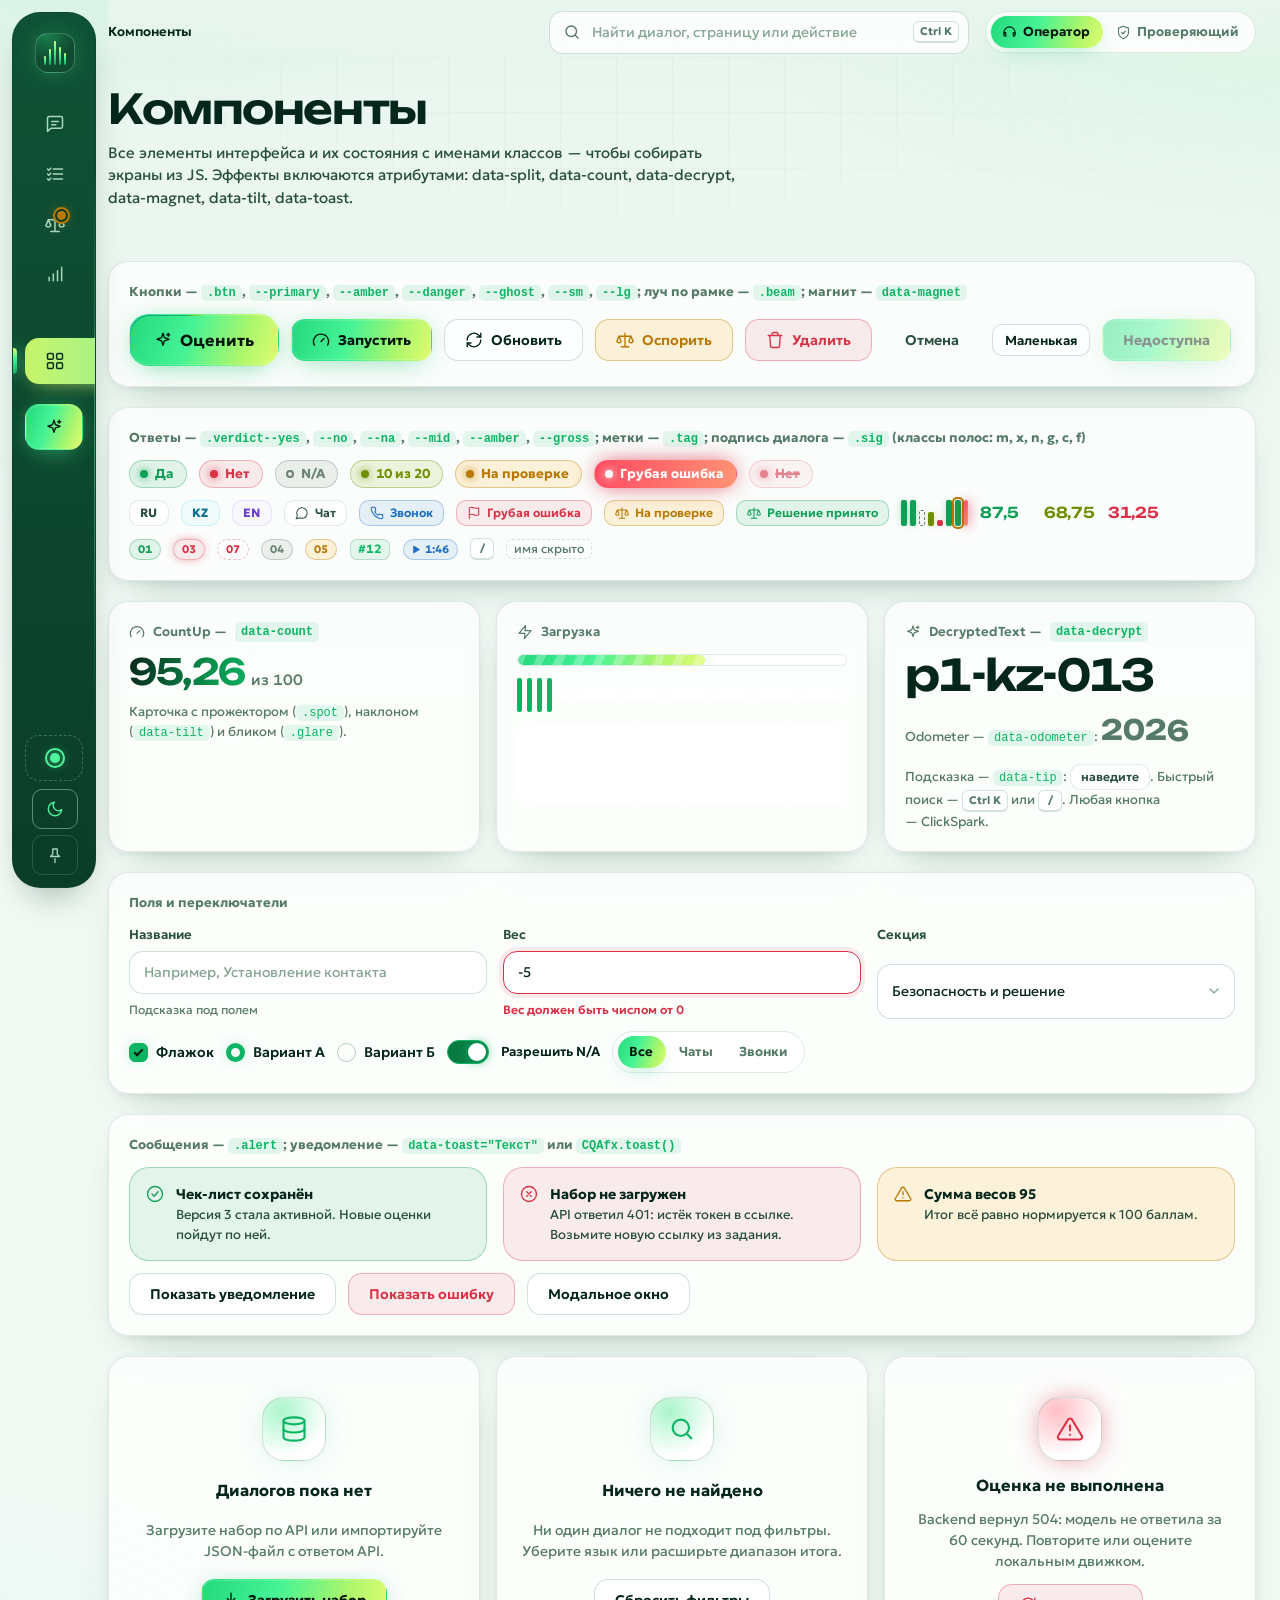
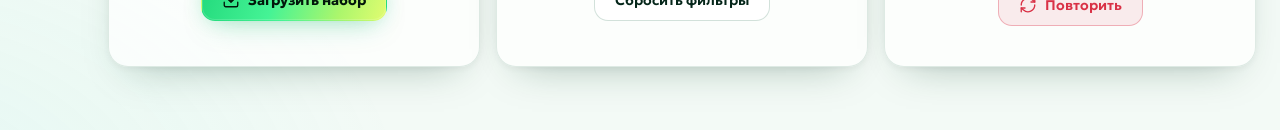
<file: frontend/ui-kit.html>
<!doctype html>
<html lang="ru">
<head>
  <meta charset="utf-8">
  <meta name="viewport" content="width=device-width, initial-scale=1">
  <meta name="theme-color" content="#F3FAF6">
  <link rel="icon" href="data:image/svg+xml,%3Csvg xmlns='http://www.w3.org/2000/svg' viewBox='0 0 32 32'%3E%3Crect width='32' height='32' rx='9' fill='%230B2D1F'/%3E%3Cg fill='%2345F395'%3E%3Crect x='6' y='17' width='3' height='8' rx='1.5'/%3E%3Crect x='11' y='11' width='3' height='14' rx='1.5'/%3E%3Crect x='16' y='6' width='3' height='19' rx='1.5'/%3E%3Crect x='21' y='12' width='3' height='13' rx='1.5'/%3E%3C/g%3E%3C/svg%3E">
  <title>Компоненты · 2MP</title>
  <script src="js/fx/boot.js"></script>
  <link rel="preconnect" href="https://fonts.googleapis.com">
  <link rel="preconnect" href="https://fonts.gstatic.com" crossorigin>
  <noscript><link rel="stylesheet" href="https://fonts.googleapis.com/css2?family=Geologica:wght@300..800&family=Unbounded:wght@500..800&display=swap"></noscript>
  <link rel="stylesheet" href="css/tokens.css">
  <link rel="stylesheet" href="css/base.css">
  <link rel="stylesheet" href="css/components.css">
  <link rel="stylesheet" href="css/views.css">
  <link rel="stylesheet" href="css/fx.css">
</head>
<body>
  <!-- Иконки (inline-спрайт, чтобы работать и с file://). Использование: <svg class="icon"><use href="#i-check"/></svg> -->
  <svg xmlns="http://www.w3.org/2000/svg" style="display:none" aria-hidden="true">
    <symbol id="i-logo" viewBox="0 0 24 24"><path d="M21 12a8.5 8.5 0 0 1-12.4 7.6L3.5 21l1.4-4.9A8.5 8.5 0 1 1 21 12Z"/><path d="m8.6 12.2 2.4 2.4 4.6-5"/></symbol>
    <symbol id="i-list" viewBox="0 0 24 24"><path d="M21 15a2 2 0 0 1-2 2H7l-4 4V5a2 2 0 0 1 2-2h14a2 2 0 0 1 2 2z"/><path d="M8 9h8M8 13h5"/></symbol>
    <symbol id="i-gauge" viewBox="0 0 24 24"><path d="m12 14 4-4"/><path d="M3.3 19a10 10 0 1 1 17.4 0"/></symbol>
    <symbol id="i-checklist" viewBox="0 0 24 24"><path d="M10 6h11M10 12h11M10 18h11"/><path d="m3 6 1.5 1.5L7 5M3 12l1.5 1.5L7 11M3 18l1.5 1.5L7 17"/></symbol>
    <symbol id="i-scale" viewBox="0 0 24 24"><path d="M12 3v18M7 21h10M4 7h16"/><path d="m4 7-3 7a3.5 3.5 0 0 0 6 0L4 7ZM20 7l-3 7a3.5 3.5 0 0 0 6 0l-3-7Z"/></symbol>
    <symbol id="i-chat" viewBox="0 0 24 24"><path d="M7.9 20A9 9 0 1 0 4 16.1L2 22z"/></symbol>
    <symbol id="i-phone" viewBox="0 0 24 24"><path d="M22 16.9v3a2 2 0 0 1-2.2 2 19.8 19.8 0 0 1-8.6-3.1 19.5 19.5 0 0 1-6-6A19.8 19.8 0 0 1 2.1 4.2 2 2 0 0 1 4.1 2h3a2 2 0 0 1 2 1.7c.1.9.4 1.8.7 2.7a2 2 0 0 1-.5 2.1L8 9.8a16 16 0 0 0 6 6l1.3-1.3a2 2 0 0 1 2.1-.4c.9.3 1.8.6 2.7.7a2 2 0 0 1 1.7 2z"/></symbol>
    <symbol id="i-search" viewBox="0 0 24 24"><circle cx="11" cy="11" r="7"/><path d="m20 20-3.5-3.5"/></symbol>
    <symbol id="i-chevron-right" viewBox="0 0 24 24"><path d="m9 18 6-6-6-6"/></symbol>
    <symbol id="i-chevron-left" viewBox="0 0 24 24"><path d="m15 18-6-6 6-6"/></symbol>
    <symbol id="i-sort" viewBox="0 0 24 24"><path d="m7 15 5 5 5-5M7 9l5-5 5 5"/></symbol>
    <symbol id="i-sort-down" viewBox="0 0 24 24"><path d="M12 5v14M6 13l6 6 6-6"/></symbol>
    <symbol id="i-alert" viewBox="0 0 24 24"><path d="M10.3 3.9 1.8 18a2 2 0 0 0 1.7 3h17a2 2 0 0 0 1.7-3L13.7 3.9a2 2 0 0 0-3.4 0z"/><path d="M12 9v4M12 17h.01"/></symbol>
    <symbol id="i-flag" viewBox="0 0 24 24"><path d="M4 15s1-1 4-1 5 2 8 2 4-1 4-1V3s-1 1-4 1-5-2-8-2-4 1-4 1z"/><path d="M4 22v-7"/></symbol>
    <symbol id="i-check" viewBox="0 0 24 24"><path d="M20 6 9 17l-5-5"/></symbol>
    <symbol id="i-check-circle" viewBox="0 0 24 24"><circle cx="12" cy="12" r="10"/><path d="m8 12 3 3 5-6"/></symbol>
    <symbol id="i-x" viewBox="0 0 24 24"><path d="M18 6 6 18M6 6l12 12"/></symbol>
    <symbol id="i-x-circle" viewBox="0 0 24 24"><circle cx="12" cy="12" r="10"/><path d="m15 9-6 6M9 9l6 6"/></symbol>
    <symbol id="i-refresh" viewBox="0 0 24 24"><path d="M3 12a9 9 0 0 1 15-6.7L21 8"/><path d="M21 3v5h-5"/><path d="M21 12a9 9 0 0 1-15 6.7L3 16"/><path d="M3 21v-5h5"/></symbol>
    <symbol id="i-upload" viewBox="0 0 24 24"><path d="M21 15v4a2 2 0 0 1-2 2H5a2 2 0 0 1-2-2v-4"/><path d="m17 8-5-5-5 5M12 3v12"/></symbol>
    <symbol id="i-download" viewBox="0 0 24 24"><path d="M21 15v4a2 2 0 0 1-2 2H5a2 2 0 0 1-2-2v-4"/><path d="m7 10 5 5 5-5M12 15V3"/></symbol>
    <symbol id="i-play" viewBox="0 0 24 24"><path d="M7 4.5v15a1 1 0 0 0 1.5.9l12-7.5a1 1 0 0 0 0-1.8l-12-7.5A1 1 0 0 0 7 4.5Z"/></symbol>
    <symbol id="i-pause" viewBox="0 0 24 24"><rect x="6" y="4" width="4" height="16" rx="1"/><rect x="14" y="4" width="4" height="16" rx="1"/></symbol>
    <symbol id="i-stop" viewBox="0 0 24 24"><rect x="6" y="6" width="12" height="12" rx="2"/></symbol>
    <symbol id="i-grip" viewBox="0 0 24 24"><circle cx="9" cy="6" r="1"/><circle cx="15" cy="6" r="1"/><circle cx="9" cy="12" r="1"/><circle cx="15" cy="12" r="1"/><circle cx="9" cy="18" r="1"/><circle cx="15" cy="18" r="1"/></symbol>
    <symbol id="i-plus" viewBox="0 0 24 24"><path d="M12 5v14M5 12h14"/></symbol>
    <symbol id="i-save" viewBox="0 0 24 24"><path d="M19 21H5a2 2 0 0 1-2-2V5a2 2 0 0 1 2-2h11l5 5v11a2 2 0 0 1-2 2z"/><path d="M17 21v-8H7v8M7 3v5h8"/></symbol>
    <symbol id="i-trash" viewBox="0 0 24 24"><path d="M3 6h18M8 6V4a2 2 0 0 1 2-2h4a2 2 0 0 1 2 2v2m3 0-1 14a2 2 0 0 1-2 2H8a2 2 0 0 1-2-2L5 6"/></symbol>
    <symbol id="i-copy" viewBox="0 0 24 24"><rect x="9" y="9" width="13" height="13" rx="2"/><path d="M5 15H4a2 2 0 0 1-2-2V4a2 2 0 0 1 2-2h9a2 2 0 0 1 2 2v1"/></symbol>
    <symbol id="i-shield" viewBox="0 0 24 24"><path d="M12 22s8-4 8-10V5l-8-3-8 3v7c0 6 8 10 8 10z"/><path d="m9 12 2 2 4-4"/></symbol>
    <symbol id="i-user" viewBox="0 0 24 24"><circle cx="12" cy="8" r="4"/><path d="M4 21a8 8 0 0 1 16 0"/></symbol>
    <symbol id="i-headset" viewBox="0 0 24 24"><path d="M3 14v-2a9 9 0 0 1 18 0v2"/><path d="M21 16a2 2 0 0 1-2 2h-1v-6h1a2 2 0 0 1 2 2zM3 16a2 2 0 0 0 2 2h1v-6H5a2 2 0 0 0-2 2z"/></symbol>
    <symbol id="i-bot" viewBox="0 0 24 24"><rect x="4" y="8" width="16" height="12" rx="3"/><path d="M12 4v4M9 13h.01M15 13h.01"/></symbol>
    <symbol id="i-info" viewBox="0 0 24 24"><circle cx="12" cy="12" r="10"/><path d="M12 16v-4M12 8h.01"/></symbol>
    <symbol id="i-clock" viewBox="0 0 24 24"><circle cx="12" cy="12" r="10"/><path d="M12 6v6l4 2"/></symbol>
    <symbol id="i-mic" viewBox="0 0 24 24"><rect x="9" y="2" width="6" height="12" rx="3"/><path d="M19 10a7 7 0 0 1-14 0M12 17v5"/></symbol>
    <symbol id="i-link" viewBox="0 0 24 24"><path d="M10 13a5 5 0 0 0 7.5.5l3-3a5 5 0 0 0-7-7l-1.7 1.7"/><path d="M14 11a5 5 0 0 0-7.5-.5l-3 3a5 5 0 0 0 7 7l1.7-1.7"/></symbol>
    <symbol id="i-database" viewBox="0 0 24 24"><ellipse cx="12" cy="5" rx="9" ry="3"/><path d="M3 5v14c0 1.7 4 3 9 3s9-1.3 9-3V5"/><path d="M3 12c0 1.7 4 3 9 3s9-1.3 9-3"/></symbol>
    <symbol id="i-cpu" viewBox="0 0 24 24"><rect x="5" y="5" width="14" height="14" rx="2"/><path d="M9 9h6v6H9zM9 2v3M15 2v3M9 19v3M15 19v3M2 9h3M2 15h3M19 9h3M19 15h3"/></symbol>
    <symbol id="i-cloud" viewBox="0 0 24 24"><path d="M17.5 19H8a5 5 0 1 1 1-9.9A6 6 0 0 1 20 11a4 4 0 0 1-2.5 8z"/></symbol>
    <symbol id="i-toggle" viewBox="0 0 24 24"><rect x="2" y="7" width="20" height="10" rx="5"/><circle cx="16" cy="12" r="3"/></symbol>
    <symbol id="i-bars" viewBox="0 0 24 24"><path d="M5 20v-4M10 20v-8M15 20V8M20 20V4"/></symbol>
    <symbol id="i-edit" viewBox="0 0 24 24"><path d="M12 20h9"/><path d="M16.5 3.5a2.1 2.1 0 0 1 3 3L7 19l-4 1 1-4z"/></symbol>
    <symbol id="i-arrow-right" viewBox="0 0 24 24"><path d="M5 12h14M13 6l6 6-6 6"/></symbol>
    <symbol id="i-external" viewBox="0 0 24 24"><path d="M15 3h6v6M10 14 21 3M18 13v6a2 2 0 0 1-2 2H5a2 2 0 0 1-2-2V8a2 2 0 0 1 2-2h6"/></symbol>
    <symbol id="i-lock" viewBox="0 0 24 24"><rect x="3" y="11" width="18" height="11" rx="2"/><path d="M7 11V7a5 5 0 0 1 10 0v4"/></symbol>
    <symbol id="i-file" viewBox="0 0 24 24"><path d="M14 2H6a2 2 0 0 0-2 2v16a2 2 0 0 0 2 2h12a2 2 0 0 0 2-2V8z"/><path d="M14 2v6h6M9 13h6M9 17h4"/></symbol>
    <symbol id="i-history" viewBox="0 0 24 24"><path d="M3 12a9 9 0 1 0 3-6.7L3 8"/><path d="M3 3v5h5M12 7v5l3 2"/></symbol>
    <symbol id="i-message" viewBox="0 0 24 24"><path d="M21 15a2 2 0 0 1-2 2H7l-4 4V5a2 2 0 0 1 2-2h14a2 2 0 0 1 2 2z"/></symbol>
    <symbol id="i-layers" viewBox="0 0 24 24"><path d="m12 2 10 5-10 5L2 7z"/><path d="m2 17 10 5 10-5M2 12l10 5 10-5"/></symbol>
    <symbol id="i-volume" viewBox="0 0 24 24"><path d="M11 5 6 9H2v6h4l5 4z"/><path d="M15.5 8.5a5 5 0 0 1 0 7M19 5a10 10 0 0 1 0 14"/></symbol>
    <symbol id="i-sun" viewBox="0 0 24 24"><circle cx="12" cy="12" r="4"/><path d="M12 2v2M12 20v2M4.9 4.9l1.4 1.4M17.7 17.7l1.4 1.4M2 12h2M20 12h2M4.9 19.1l1.4-1.4M17.7 6.3l1.4-1.4"/></symbol>
    <symbol id="i-moon" viewBox="0 0 24 24"><path d="M21 12.8A9 9 0 1 1 11.2 3a7 7 0 0 0 9.8 9.8z"/></symbol>
    <symbol id="i-pin" viewBox="0 0 24 24"><path d="M12 17v5M9 10.8V4h6v6.8l3 3.2H6z"/></symbol>
    <symbol id="i-sparkles" viewBox="0 0 24 24"><path d="m12 3 1.9 5.8L20 11l-6.1 2.2L12 19l-1.9-5.8L4 11l6.1-2.2z"/><path d="M19 3v4M17 5h4"/></symbol>
    <symbol id="i-zap" viewBox="0 0 24 24"><path d="M13 2 3 14h9l-1 8 10-12h-9z"/></symbol>
    <symbol id="i-grid" viewBox="0 0 24 24"><rect x="3" y="3" width="7" height="7" rx="1.5"/><rect x="14" y="3" width="7" height="7" rx="1.5"/><rect x="3" y="14" width="7" height="7" rx="1.5"/><rect x="14" y="14" width="7" height="7" rx="1.5"/></symbol>
    <symbol id="i-globe" viewBox="0 0 24 24"><circle cx="12" cy="12" r="10"/><path d="M2 12h20M12 2a15 15 0 0 1 0 20M12 2a15 15 0 0 0 0 20"/></symbol>
    <symbol id="i-trend" viewBox="0 0 24 24"><path d="m22 17-8.5-8.5-5 5L2 7"/><path d="M16 17h6v-6"/></symbol>
  </svg>
  <div class="aurora" aria-hidden="true"><canvas class="aurora__canvas"></canvas><div class="aurora__fallback"></div></div>
  <div class="scroll-progress" aria-hidden="true"></div>

<div class="app" id="cqa-app">
  <aside class="rail" aria-label="Навигация">
    <a class="rail__brand" href="index.html" aria-label="2MP, на главную">
      <span class="logo-bars" aria-hidden="true"><i></i><i></i><i></i><i></i><i></i></span>
      <span class="rail__brand-text rail__label"><b>2MP</b><small>Freedom Broker</small></span>
    </a>
    <nav class="rail__nav" aria-label="Разделы">
      <a class="rail__link" href="index.html" style="--i:0"><svg class="icon"><use href="#i-list"/></svg><span class="rail__label">Диалоги</span><span class="rail__meta">65</span></a>
      <a class="rail__link" href="checklist.html" style="--i:1"><svg class="icon"><use href="#i-checklist"/></svg><span class="rail__label">Чек-листы</span><span class="rail__meta">v2</span></a>
      <a class="rail__link" href="appeals.html" style="--i:2"><svg class="icon"><use href="#i-scale"/></svg><span class="rail__dot" aria-hidden="true"></span><span class="rail__label">Апелляции</span><span class="rail__meta rail__meta--amber">3</span></a>
      <a class="rail__link" href="analytics.html" style="--i:3"><svg class="icon"><use href="#i-bars"/></svg><span class="rail__label">Аналитика</span></a>
      <p class="rail__section">Для разработки</p>
      <a class="rail__link is-active" aria-current="page" href="ui-kit.html" style="--i:4"><svg class="icon"><use href="#i-grid"/></svg><span class="rail__label">Компоненты</span></a>
    </nav>
    <div class="rail__cta"><a class="btn btn--primary" href="run.html"><svg class="icon"><use href="#i-sparkles"/></svg><span class="rail__label">Новая оценка</span></a></div>
    <div class="rail__foot">
      <div class="rail__dataset"><span class="live-dot" aria-hidden="true"></span><span class="rail__label"><b>Набор DEV</b><small>65 диалогов загружено</small></span></div>
      <div class="rail__tools">
        <button class="rail__tool" type="button" data-theme-toggle aria-label="Сменить тему" aria-pressed="false"><svg class="icon i-sun"><use href="#i-sun"/></svg><svg class="icon i-moon"><use href="#i-moon"/></svg></button>
        <button class="rail__tool" type="button" data-rail-pin aria-label="Закрепить панель" aria-pressed="false"><svg class="icon"><use href="#i-pin"/></svg></button>
      </div>
    </div>
  </aside>
  <div class="main">
    <header class="cmdbar">
      <nav class="cmdbar__crumbs" aria-label="Путь"><span aria-current="page">Компоненты</span></nav>
      <label class="search cmdbar__search"><span class="sr-only">Быстрый поиск</span><svg class="icon"><use href="#i-search"/></svg><input class="input" type="search" placeholder="Найти диалог, страницу или действие" data-palette-open readonly><span class="kbd">Ctrl K</span></label>
      <div class="seg" role="group" aria-label="Роль" data-static>
        <a class="seg__item is-active" aria-pressed="true" href="index.html"><svg class="icon"><use href="#i-headset"/></svg>Оператор</a>
        <a class="seg__item" aria-pressed="false" href="appeals.html"><svg class="icon"><use href="#i-shield"/></svg>Проверяющий</a>
      </div>
    </header>
    <main class="page kit">
      <header class="hero">
        <div class="hero__text">
          <h1 class="display" data-split>Компоненты</h1>
          <p class="lead" style="--i:1">Все элементы интерфейса и их состояния с именами классов — чтобы собирать экраны из JS. Эффекты включаются атрибутами: data-split, data-count, data-decrypt, data-magnet, data-tilt, data-toast.</p>
        </div>
      </header>

      <section class="card kit__block" data-reveal>
        <span class="kit__label">Кнопки — <code>.btn</code>, <code>--primary</code>, <code>--amber</code>, <code>--danger</code>, <code>--ghost</code>, <code>--sm</code>, <code>--lg</code>; луч по рамке — <code>.beam</code>; магнит — <code>data-magnet</code></span>
        <div class="kit__row">
          <button class="btn btn--primary btn--lg beam" type="button" data-magnet="0.3"><svg class="icon"><use href="#i-sparkles"/></svg>Оценить</button>
          <button class="btn btn--primary" type="button"><svg class="icon"><use href="#i-gauge"/></svg>Запустить</button>
          <button class="btn" type="button"><svg class="icon"><use href="#i-refresh"/></svg>Обновить</button>
          <button class="btn btn--amber" type="button"><svg class="icon"><use href="#i-scale"/></svg>Оспорить</button>
          <button class="btn btn--danger" type="button"><svg class="icon"><use href="#i-trash"/></svg>Удалить</button>
          <button class="btn btn--ghost" type="button">Отмена</button>
          <button class="btn btn--sm" type="button">Маленькая</button>
          <button class="btn btn--primary" type="button" disabled>Недоступна</button>
        </div>
      </section>

      <section class="card kit__block" data-reveal>
        <span class="kit__label">Ответы — <code>.verdict--yes</code>, <code>--no</code>, <code>--na</code>, <code>--mid</code>, <code>--amber</code>, <code>--gross</code>; метки — <code>.tag</code>; подпись диалога — <code>.sig</code> (классы полос: m, x, n, g, c, f)</span>
        <div class="kit__row">
          <span class="verdict verdict--yes">Да</span><span class="verdict verdict--no">Нет</span><span class="verdict verdict--na">N/A</span><span class="verdict verdict--mid">10 из 20</span><span class="verdict verdict--amber">На проверке</span><span class="verdict verdict--gross">Грубая ошибка</span><span class="verdict verdict--no is-struck">Нет</span>
        </div>
        <div class="kit__row">
          <span class="tag tag--lang">RU</span><span class="tag tag--lang tag--kz">KZ</span><span class="tag tag--lang tag--en">EN</span>
          <span class="tag"><svg class="icon"><use href="#i-chat"/></svg>Чат</span><span class="tag tag--call"><svg class="icon"><use href="#i-phone"/></svg>Звонок</span>
          <span class="tag tag--bad"><svg class="icon"><use href="#i-flag"/></svg>Грубая ошибка</span><span class="tag tag--amber"><svg class="icon"><use href="#i-scale"/></svg>На проверке</span><span class="tag tag--ok"><svg class="icon"><use href="#i-scale"/></svg>Решение принято</span>
          <span class="sig" role="img" aria-label="Пример подписи"><i style="--i:0"></i><i style="--i:1"></i><i class="n" style="--i:2"></i><i class="m" style="--i:3"></i><i class="x" style="--i:4"></i><i style="--i:5"></i><i class="c" style="--i:6"></i><i class="g" style="--i:7"></i></span>
          <span class="score score--ok"><span class="score__value">87,5</span></span><span class="score score--mid"><span class="score__value">68,75</span></span><span class="score score--bad"><span class="score__value">31,25</span></span>
        </div>
        <div class="kit__row">
          <span class="mark mark--support">01</span><span class="mark mark--violation">03</span><span class="mark mark--expected">07</span><span class="mark mark--context">04</span><span class="mark mark--appeal">05</span>
          <a class="turn-ref" href="#">#12</a><span class="play-chip"><svg class="icon"><use href="#i-play"/></svg>1:46</span><span class="kbd">/</span><span class="masked">имя скрыто</span>
        </div>
      </section>

      <section class="kit__grid">
        <article class="card spot tile" data-tilt="6" data-reveal>
          <span class="glare" aria-hidden="true"></span>
          <span class="tile__label"><svg class="icon"><use href="#i-gauge"/></svg>CountUp — <code>data-count</code></span>
          <span class="tile__value"><span class="shiny" data-count="95.26">95,26</span><small>из 100</small></span>
          <p class="tile__note">Карточка с прожектором (<code>.spot</code>), наклоном (<code>data-tilt</code>) и бликом (<code>.glare</code>).</p>
        </article>
        <article class="card spot tile" data-reveal>
          <span class="tile__label"><svg class="icon"><use href="#i-zap"/></svg>Загрузка</span>
          <div class="progress"><div class="progress__fill" style="--p:57%"></div></div>
          <div class="row"><span class="bars-loader bars-loader--lg"><i></i><i></i><i></i><i></i></span><span class="skeleton skeleton--line" style="flex:1"></span></div>
          <span class="skeleton skeleton--block"></span>
        </article>
        <article class="card spot tile" data-reveal>
          <span class="tile__label"><svg class="icon"><use href="#i-sparkles"/></svg>DecryptedText — <code>data-decrypt</code></span>
          <span class="dlg-id" data-decrypt>p1-kz-013</span>
          <p class="tile__note">Odometer — <code>data-odometer</code>: <b style="font-family:var(--f-display);font-size:var(--fs-28)"><span data-odometer data-delay="400">2026</span></b></p>
          <p class="tile__note">Подсказка — <code>data-tip</code>: <span class="tag" data-tip="Так выглядит подсказка">наведите</span>. Быстрый поиск — <span class="kbd">Ctrl K</span> или <span class="kbd">/</span>. Любая кнопка — ClickSpark.</p>
        </article>
      </section>

      <section class="card kit__block" data-reveal>
        <span class="kit__label">Поля и переключатели</span>
        <div class="kit__grid">
          <div class="field"><label class="field__label" for="k1">Название</label><input class="input" id="k1" placeholder="Например, Установление контакта"><span class="field__hint">Подсказка под полем</span></div>
          <div class="field"><label class="field__label" for="k2">Вес</label><input class="input is-invalid" id="k2" value="-5"><span class="field__error">Вес должен быть числом от 0</span></div>
          <div class="field"><label class="field__label" for="k3">Секция</label><select class="select" id="k3"><option>Безопасность и решение</option></select></div>
        </div>
        <div class="kit__row">
          <label class="check"><input type="checkbox" checked>Флажок</label>
          <label class="check"><input type="radio" name="r" checked>Вариант А</label>
          <label class="check"><input type="radio" name="r">Вариант Б</label>
          <label class="switch"><input type="checkbox" checked>Разрешить N/A</label>
          <div class="seg"><button class="seg__item is-active" type="button" aria-pressed="true">Все</button><button class="seg__item" type="button" aria-pressed="false">Чаты</button><button class="seg__item" type="button" aria-pressed="false">Звонки</button></div>
        </div>
      </section>

      <section class="card kit__block" data-reveal>
        <span class="kit__label">Сообщения — <code>.alert</code>; уведомление — <code>data-toast="Текст"</code> или <code>CQAfx.toast()</code></span>
        <div class="kit__grid">
          <div class="alert alert--ok"><svg class="icon"><use href="#i-check-circle"/></svg><div><p class="alert__title">Чек-лист сохранён</p><p class="small">Версия 3 стала активной. Новые оценки пойдут по ней.</p></div></div>
          <div class="alert alert--bad"><svg class="icon"><use href="#i-x-circle"/></svg><div><p class="alert__title">Набор не загружен</p><p class="small">API ответил 401: истёк токен в ссылке. Возьмите новую ссылку из задания.</p></div></div>
          <div class="alert alert--amber"><svg class="icon"><use href="#i-alert"/></svg><div><p class="alert__title">Сумма весов 95</p><p class="small">Итог всё равно нормируется к 100 баллам.</p></div></div>
        </div>
        <div class="kit__row">
          <button class="btn" type="button" data-toast="Решение сохранено. Итог p1-ru-009 — 60">Показать уведомление</button>
          <button class="btn btn--danger" type="button" data-toast="Не удалось сохранить: добавьте причину решения" data-toast-kind="bad">Показать ошибку</button>
          <a class="btn" href="dialog.html#appeal-modal">Модальное окно</a>
        </div>
      </section>

      <section class="kit__grid">
        <div class="card state" data-reveal>
          <span class="state__icon float"><svg class="icon"><use href="#i-database"/></svg></span>
          <p class="state__title">Диалогов пока нет</p>
          <p class="state__text">Загрузите набор по API или импортируйте JSON-файл с ответом API.</p>
          <a class="btn btn--primary" href="run.html"><svg class="icon"><use href="#i-download"/></svg>Загрузить набор</a>
        </div>
        <div class="card state" data-reveal>
          <span class="state__icon float"><svg class="icon"><use href="#i-search"/></svg></span>
          <p class="state__title">Ничего не найдено</p>
          <p class="state__text">Ни один диалог не подходит под фильтры. Уберите язык или расширьте диапазон итога.</p>
          <button class="btn" type="button">Сбросить фильтры</button>
        </div>
        <div class="card state state--error" data-reveal>
          <span class="state__icon float"><svg class="icon"><use href="#i-alert"/></svg></span>
          <p class="state__title">Оценка не выполнена</p>
          <p class="state__text">Backend вернул 504: модель не ответила за 60 секунд. Повторите или оцените локальным движком.</p>
          <button class="btn btn--danger" type="button"><svg class="icon"><use href="#i-refresh"/></svg>Повторить</button>
        </div>
      </section>
    </main>
    <div class="modal palette" id="palette" role="dialog" aria-modal="true" aria-label="Быстрый поиск">
      <a class="modal__backdrop" href="#" data-close aria-label="Закрыть"></a>
      <div class="modal__dialog">
        <label class="palette__search"><svg class="icon icon--lg"><use href="#i-search"/></svg><span class="sr-only">Что найти</span><input type="text" placeholder="Диалог, страница или действие" data-palette-input autocomplete="off"><span class="kbd">Esc</span></label>
        <div class="palette__list" role="listbox">
          <p class="palette__group">Страницы</p>
          <a class="palette__item" href="index.html" role="option" data-keywords="главная список dialogs"><span class="avatar"><svg class="icon"><use href="#i-list"/></svg></span><span>Диалоги<small>65 диалогов, фильтры и итоги</small></span><span class="kbd">1</span></a>
          <a class="palette__item" href="analytics.html" role="option" data-keywords="аналитика анализ разговора звонок оценка запуск"><span class="avatar"><svg class="icon"><use href="#i-bars"/></svg></span><span>Аналитика<small>Анализ разговора и оценка диалогов</small></span><span class="kbd">4</span></a>
          <a class="palette__item" href="checklist.html" role="option" data-keywords="критерии веса конструктор"><span class="avatar"><svg class="icon"><use href="#i-checklist"/></svg></span><span>Чек-листы<small>Критерии, веса, шкалы и N/A</small></span><span class="kbd">2</span></a>
          <a class="palette__item" href="appeals.html" role="option" data-keywords="апелляции проверяющий решение"><span class="avatar"><svg class="icon"><use href="#i-scale"/></svg></span><span>Апелляции<small>3 ждут решения</small></span><span class="kbd">3</span></a>
          <p class="palette__group">Диалоги</p>
          <a class="palette__item" href="dialog.html" role="option" data-keywords="чат ru комиссия тариф"><span class="avatar avatar--operator"><svg class="icon"><use href="#i-chat"/></svg></span><span>p1-ru-003<small>Чат, RU — итог 87,5 после апелляции</small></span><span class="verdict verdict--yes">87,5</span></a>
          <a class="palette__item" href="call.html" role="option" data-keywords="звонок call ru поручение"><span class="avatar avatar--operator"><svg class="icon"><use href="#i-phone"/></svg></span><span>p4-ru-003<small>Звонок, RU — поручение в обработке</small></span><span class="verdict verdict--yes">95,26</span></a>
          <a class="palette__item" href="appeals.html" role="option" data-keywords="грубая ошибка вывод ограничение"><span class="avatar"><svg class="icon"><use href="#i-flag"/></svg></span><span>p1-ru-009<small>Чат, RU — грубая ошибка, апелляция</small></span><span class="verdict verdict--no">55</span></a>
          <a class="palette__item" href="appeals.html" role="option" data-keywords="en withdrawals blocked"><span class="avatar"><svg class="icon"><use href="#i-flag"/></svg></span><span>p1-en-014<small>Чат, EN — грубая ошибка, апелляция</small></span><span class="verdict verdict--no">35,29</span></a>
          <p class="palette__group">Действия</p>
          <a class="palette__item" href="run.html" role="option" data-keywords="оценить новые запустить"><span class="avatar avatar--operator"><svg class="icon"><use href="#i-sparkles"/></svg></span><span>Оценить новые диалоги<small>7 без оценки</small></span><span class="kbd">Enter</span></a>
          <a class="palette__item" href="checklist.html" role="option" data-keywords="новый критерий добавить заменить"><span class="avatar"><svg class="icon"><use href="#i-plus"/></svg></span><span>Добавить или заменить критерий<small>Открыть конструктор</small></span><span class="kbd">Enter</span></a>
          <a class="palette__item" href="ui-kit.html" role="option" data-keywords="компоненты ui kit"><span class="avatar"><svg class="icon"><use href="#i-grid"/></svg></span><span>Компоненты интерфейса<small>Классы и состояния для разработки</small></span><span class="kbd">Enter</span></a>
        </div>
        <p class="palette__empty" hidden>Ничего не найдено. Попробуйте ID диалога, например p1-ru-009.</p>
        <div class="palette__foot"><span><span class="kbd">↑</span><span class="kbd">↓</span>выбрать</span><span><span class="kbd">Enter</span>открыть</span><span><span class="kbd">Esc</span>закрыть</span></div>
      </div>
    </div>
  </div>
</div>
<script src="js/fx/aurora.js" defer></script>
<script src="js/fx/fx.js" defer></script>
</body>
</html>
</file>
<file: frontend/css/tokens.css>
/* =========================================================================
   CQA · дизайн-токены «Freedom Signal»
   Тёмная тема по умолчанию (язык бренда Freedom: глубокий изумрудный + яркий сигнальный зелёный).
   Светлая тема — [data-theme="light"] на <html>.
   Вся палитра, шрифты, радиусы и тени — только здесь.
   ========================================================================= */
:root {
  color-scheme: dark;

  /* --- Холст и стекло: светлее и зеленее, чем чистый «ночной» вариант --- */
  --bg: #0B2D1F;
  --bg-2: #0F3726;
  --glass: rgba(24, 82, 56, 0.55);
  --glass-2: rgba(30, 96, 66, 0.6);
  --glass-hi: rgba(46, 124, 88, 0.5);
  --glass-solid: #134531;
  --line: rgba(170, 255, 210, 0.15);
  --line-2: rgba(170, 255, 210, 0.23);
  --line-hi: rgba(170, 255, 210, 0.4);

  /* --- Текст --- */
  --ink: #F2FFF7;
  --ink-2: #C9EBD9;
  --ink-3: #97C6AE;
  --ink-4: #6B9A82;
  --ink-inv: #04200F;

  /* --- Сигнал бренда (ярче) --- */
  --signal: #45F395;
  --signal-2: #26DB7E;
  --signal-3: #12A95D;
  --lime: #E1FC70;
  --teal: #55EDD3;
  --signal-glow: rgba(69, 243, 149, 0.45);
  --signal-soft: rgba(69, 243, 149, 0.14);

  /* --- Статусы --- */
  --ok: #52F29C;      --ok-bg: rgba(82, 242, 156, 0.14);   --ok-line: rgba(82, 242, 156, 0.4);
  --bad: #FF6F7D;     --bad-bg: rgba(255, 111, 125, 0.15); --bad-line: rgba(255, 111, 125, 0.45);
  --mid: #D6F45E;     --mid-bg: rgba(214, 244, 94, 0.14);  --mid-line: rgba(214, 244, 94, 0.42);
  --na: #9DBCAC;      --na-bg: rgba(157, 188, 172, 0.15);  --na-line: rgba(157, 188, 172, 0.42);
  --amber: #FFCA5C;   --amber-bg: rgba(255, 202, 92, 0.15); --amber-line: rgba(255, 202, 92, 0.46);
  --info: #72C6FF;    --info-bg: rgba(114, 198, 255, 0.15); --info-line: rgba(114, 198, 255, 0.44);

  /* --- Роли в транскрипте --- */
  --bubble-client: rgba(242, 255, 247, 0.08);
  --bubble-client-line: rgba(242, 255, 247, 0.13);
  --bubble-operator: linear-gradient(135deg, rgba(69, 243, 149, 0.24), rgba(38, 219, 126, 0.1));
  --bubble-operator-line: rgba(69, 243, 149, 0.38);
  --bubble-bot: rgba(160, 180, 255, 0.08);
  --bubble-bot-line: rgba(160, 180, 255, 0.26);
  --bubble-bot-ink: #B7C3F0;

  /* --- Градиенты --- */
  --g-signal: linear-gradient(110deg, #22D97C 0%, #45F395 40%, #ABF66C 75%, #E1FC70 100%);
  --g-signal-v: linear-gradient(0deg, #12A95D 0%, #45F395 60%, #E1FC70 100%);
  --g-text: linear-gradient(100deg, #F2FFF7 0%, #A8FAC9 35%, #45F395 55%, #E1FC70 75%, #F2FFF7 100%);
  --g-amber: linear-gradient(110deg, #FFB83A 0%, #FFDA7A 100%);
  --g-bad: linear-gradient(110deg, #FF4A61 0%, #FF9475 100%);

  /* --- Аврора (WebGL) --- */
  --aurora-1: #1FA868;
  --aurora-2: #45F395;
  --aurora-3: #55EDD3;
  --aurora-4: #E1FC70;
  --aurora-opacity: 0.8;

  /* --- Типографика --- */
  --f-ui: "Geologica", "Segoe UI", system-ui, -apple-system, Roboto, Arial, sans-serif;
  --f-display: "Unbounded", "Geologica", "Segoe UI", system-ui, sans-serif;

  --fs-11: 0.6875rem;
  --fs-12: 0.75rem;
  --fs-13: 0.8125rem;
  --fs-14: 0.875rem;
  --fs-15: 0.9375rem;
  --fs-16: 1rem;
  --fs-18: 1.125rem;
  --fs-22: 1.375rem;
  --fs-28: 1.75rem;
  --fs-36: 2.25rem;
  --fs-48: 3rem;
  --fs-72: 4.5rem;

  /* --- Отступы --- */
  --s-1: 4px;
  --s-2: 8px;
  --s-3: 12px;
  --s-4: 16px;
  --s-5: 20px;
  --s-6: 24px;
  --s-8: 32px;
  --s-10: 40px;
  --s-12: 48px;
  --s-16: 64px;

  /* --- Радиусы (вложенные: внешний = внутренний + отступ) --- */
  --r-xs: 7px;
  --r-sm: 10px;
  --r-md: 14px;
  --r-lg: 20px;
  --r-xl: 28px;
  --r-pill: 999px;

  /* --- Тени и свечения (умеренный радиус размытия — дешевле в отрисовке) --- */
  --sh-1: 0 1px 0 rgba(255, 255, 255, 0.05) inset, 0 1px 2px rgba(0, 0, 0, 0.25);
  --sh-2: 0 1px 0 rgba(255, 255, 255, 0.07) inset, 0 14px 28px -16px rgba(0, 20, 10, 0.6), 0 2px 6px rgba(0, 20, 10, 0.2);
  --sh-3: 0 1px 0 rgba(255, 255, 255, 0.08) inset, 0 30px 60px -24px rgba(0, 20, 10, 0.7), 0 6px 16px rgba(0, 20, 10, 0.3);
  --sh-glow: 0 0 0 1px rgba(69, 243, 149, 0.35), 0 10px 32px -10px rgba(69, 243, 149, 0.55);
  --sh-focus: 0 0 0 2px var(--bg), 0 0 0 4px var(--signal);

  /* --- Каркас --- */
  --rail-w: 84px;
  --rail-w-open: 272px;
  --cmd-h: 64px;
  --page-max: 1520px;

  /* --- Движение --- */
  --ease-out: cubic-bezier(0.16, 1, 0.3, 1);
  --ease-in-out: cubic-bezier(0.65, 0, 0.35, 1);
  --ease-spring: cubic-bezier(0.34, 1.56, 0.64, 1);
  --t-fast: 160ms;
  --t-med: 280ms;
  --t-slow: 620ms;
}

/* =========================================================================
   Светлая тема
   ========================================================================= */
:root[data-theme="light"] {
  color-scheme: light;

  --bg: #F3FAF6;
  --bg-2: #E8F5EE;
  --glass: rgba(255, 255, 255, 0.7);
  --glass-2: rgba(255, 255, 255, 0.82);
  --glass-hi: rgba(255, 255, 255, 0.92);
  --glass-solid: #FFFFFF;
  --line: rgba(8, 92, 54, 0.12);
  --line-2: rgba(8, 92, 54, 0.18);
  --line-hi: rgba(8, 92, 54, 0.3);

  --ink: #05261A;
  --ink-2: #2A4F3E;
  --ink-3: #557A68;
  --ink-4: #86A595;
  --ink-inv: #FFFFFF;

  --signal: #0DB463;
  --signal-2: #0A9C55;
  --signal-3: #077A42;
  --lime: #9ED11C;
  --teal: #12A891;
  --signal-glow: rgba(13, 180, 99, 0.35);
  --signal-soft: rgba(13, 180, 99, 0.1);

  --ok: #0F9F55;      --ok-bg: rgba(15, 159, 85, 0.1);     --ok-line: rgba(15, 159, 85, 0.32);
  --bad: #D93146;     --bad-bg: rgba(217, 49, 70, 0.09);   --bad-line: rgba(217, 49, 70, 0.32);
  --mid: #6E8F00;     --mid-bg: rgba(130, 170, 0, 0.12);   --mid-line: rgba(110, 143, 0, 0.36);
  --na: #6C8277;      --na-bg: rgba(108, 130, 119, 0.12);  --na-line: rgba(108, 130, 119, 0.34);
  --amber: #B97800;   --amber-bg: rgba(255, 176, 32, 0.16); --amber-line: rgba(185, 120, 0, 0.36);
  --info: #1D6FC4;    --info-bg: rgba(29, 111, 196, 0.1);   --info-line: rgba(29, 111, 196, 0.3);

  --bubble-client: rgba(5, 38, 26, 0.05);
  --bubble-client-line: rgba(5, 38, 26, 0.08);
  --bubble-operator: linear-gradient(135deg, rgba(13, 180, 99, 0.16), rgba(158, 209, 28, 0.08));
  --bubble-operator-line: rgba(13, 180, 99, 0.3);
  --bubble-bot: rgba(70, 90, 180, 0.05);
  --bubble-bot-line: rgba(70, 90, 180, 0.2);
  --bubble-bot-ink: #4C5B93;

  --g-text: linear-gradient(100deg, #05261A 0%, #0A8F4B 35%, #0DB463 55%, #6E9F00 75%, #05261A 100%);

  --aurora-1: #7BE3A8;
  --aurora-2: #2EE57E;
  --aurora-3: #6FE8D5;
  --aurora-4: #D4F75C;
  --aurora-opacity: 0.45;

  --sh-1: 0 1px 2px rgba(5, 38, 26, 0.06);
  --sh-2: 0 18px 40px -22px rgba(5, 60, 35, 0.35), 0 2px 8px rgba(5, 38, 26, 0.05);
  --sh-3: 0 40px 90px -30px rgba(5, 60, 35, 0.45), 0 8px 24px rgba(5, 38, 26, 0.08);
  --sh-glow: 0 0 0 1px rgba(13, 180, 99, 0.35), 0 10px 30px -10px rgba(13, 180, 99, 0.45);
  --sh-focus: 0 0 0 2px var(--bg), 0 0 0 4px var(--signal);
}
</file>
<file: frontend/css/base.css>
/* =========================================================================
   CQA · база: сброс, фон (аврора + зерно), каркас (боковая панель, командная строка, страница)
   ========================================================================= */
*,
*::before,
*::after { box-sizing: border-box; }

html {
  -webkit-text-size-adjust: 100%;
  -webkit-font-smoothing: antialiased;
  -moz-osx-font-smoothing: grayscale;
  scroll-behavior: smooth;
  scroll-padding-top: calc(var(--cmd-h) + 24px);
  background: var(--bg);
}

body {
  margin: 0;
  min-height: 100vh;
  font-family: var(--f-ui);
  font-size: var(--fs-14);
  line-height: 1.5;
  color: var(--ink);
  background:
    radial-gradient(1200px 700px at 105% -10%, rgba(69, 243, 149, 0.16), transparent 60%),
    radial-gradient(900px 600px at -10% 105%, rgba(85, 237, 211, 0.1), transparent 60%),
    linear-gradient(180deg, var(--bg-2) 0%, var(--bg) 40%);
  background-color: var(--bg);
  overflow-x: hidden;
}

[hidden] { display: none !important; }
img, svg { display: block; max-width: 100%; }
button, input, select, textarea { font: inherit; color: inherit; }
button { cursor: pointer; }
a { color: var(--signal); text-decoration: none; }
a:hover { color: var(--lime); }
h1, h2, h3, h4, p { margin: 0; }
h1, h2, h3 { text-wrap: balance; }
p { text-wrap: pretty; }
ul, ol { margin: 0; padding: 0; list-style: none; }
table { border-collapse: collapse; width: 100%; }
::selection { background: var(--signal); color: var(--ink-inv); }

:focus-visible { outline: none; box-shadow: var(--sh-focus); border-radius: var(--r-xs); }

/* Скроллбары в тон */
* { scrollbar-width: thin; scrollbar-color: var(--line-2) transparent; }
*::-webkit-scrollbar { width: 10px; height: 10px; }
*::-webkit-scrollbar-thumb { background: var(--line-2); border-radius: 10px; border: 3px solid transparent; background-clip: content-box; }

/* --- Иконки --- */
.icon { width: 18px; height: 18px; flex: none; stroke: currentColor; fill: none; stroke-width: 1.8; stroke-linecap: round; stroke-linejoin: round; }
.icon--sm { width: 15px; height: 15px; }
.icon--lg { width: 22px; height: 22px; }
.icon--fill { fill: currentColor; stroke: none; }

/* --- Типографика --- */
.display {
  font-family: var(--f-display); font-weight: 600; font-size: clamp(var(--fs-28), 3.2vw, var(--fs-48));
  line-height: 1.02; letter-spacing: -0.035em;
}
.h2 { font-family: var(--f-display); font-weight: 600; font-size: var(--fs-18); letter-spacing: -0.02em; line-height: 1.25; }
.h3 { font-weight: 650; font-size: var(--fs-16); line-height: 1.35; }
.lead { color: var(--ink-2); font-size: var(--fs-15); max-width: 64ch; }
.muted { color: var(--ink-3); }
.small { font-size: var(--fs-13); }
.tiny { font-size: var(--fs-12); }
.num { font-variant-numeric: tabular-nums; }
.nowrap { white-space: nowrap; }
.gradient-text {
  background: var(--g-text); background-size: 220% 100%;
  -webkit-background-clip: text; background-clip: text; -webkit-text-fill-color: transparent; color: transparent;
}
.sr-only { position: absolute; width: 1px; height: 1px; padding: 0; margin: -1px; overflow: hidden; clip: rect(0 0 0 0); white-space: nowrap; border: 0; }

.stack { display: grid; gap: var(--s-4); }
.stack--sm { gap: var(--s-2); }
.stack--lg { gap: var(--s-6); }
.row { display: flex; align-items: center; gap: var(--s-2); flex-wrap: wrap; }
.row--between { justify-content: space-between; }
.spacer { flex: 1; }

/* =========================================================================
   Фон: аврора (WebGL, js/fx/aurora.js) + запасной CSS-вариант + плёночное зерно
   ========================================================================= */
.aurora { position: absolute; top: 0; left: 0; right: 0; height: 100vh; z-index: 0; pointer-events: none; overflow: hidden; contain: strict; }
.aurora__canvas {
  position: absolute; inset: 0; width: 100%; height: 100%; opacity: var(--aurora-opacity);
  -webkit-mask-image: linear-gradient(180deg, #000 0%, rgba(0, 0, 0, 0.55) 40%, transparent 78%);
  mask-image: linear-gradient(180deg, #000 0%, rgba(0, 0, 0, 0.55) 40%, transparent 78%);
}
/* Запасной фон без WebGL: мягкие градиенты без filter: blur — двигается только transform (дёшево для GPU) */
.aurora__fallback {
  position: absolute; inset: -10% -10% 30%;
  background:
    radial-gradient(38% 34% at 18% 4%, rgba(69, 243, 149, 0.32), transparent 72%),
    radial-gradient(34% 30% at 58% 0%, rgba(85, 237, 211, 0.24), transparent 72%),
    radial-gradient(30% 28% at 92% 6%, rgba(225, 252, 112, 0.2), transparent 72%);
  animation: aurora-drift 22s var(--ease-in-out) infinite alternate;
  will-change: transform;
  opacity: var(--aurora-opacity);
}
.aurora.is-webgl .aurora__fallback { display: none; }
.aurora.is-static .aurora__fallback { animation: none; will-change: auto; }
@keyframes aurora-drift {
  0% { transform: translate3d(-3%, -1%, 0) scale(1); }
  100% { transform: translate3d(3%, 2%, 0) scale(1.06); }
}

/* Мягкая сетка-«миллиметровка» — отсылка к аналитике */
.aurora::after {
  content: ""; position: absolute; inset: 0;
  background-image:
    linear-gradient(var(--line) 1px, transparent 1px),
    linear-gradient(90deg, var(--line) 1px, transparent 1px);
  background-size: 56px 56px;
  -webkit-mask-image: radial-gradient(ellipse 80% 60% at 50% 0%, #000 0%, transparent 75%);
  mask-image: radial-gradient(ellipse 80% 60% at 50% 0%, #000 0%, transparent 75%);
  opacity: 0.35;
}

/* Полоса прогресса прокрутки (scroll-driven CSS, без JS) */
.scroll-progress { position: fixed; top: 0; left: 0; right: 0; height: 2px; z-index: 70; pointer-events: none; transform: scaleX(0); transform-origin: left; background: var(--g-signal); box-shadow: 0 0 10px var(--signal-glow); }
@supports (animation-timeline: scroll()) {
  .scroll-progress { animation: scroll-grow linear both; animation-timeline: scroll(root); }
}
@keyframes scroll-grow { to { transform: scaleX(1); } }

/* =========================================================================
   Каркас приложения: всё внутри #cqa-app (один контейнер для Dynamics 365)
   ========================================================================= */
.app { position: relative; z-index: 2; min-height: 100vh; }

/* --- Боковая панель: свёрнута до иконок, раскрывается при наведении или закреплении --- */
.rail {
  position: fixed; z-index: 60; top: 12px; bottom: 12px; left: 12px;
  width: var(--rail-w);
  display: flex; flex-direction: column; gap: var(--s-2);
  padding: var(--s-3) var(--s-3) var(--s-3);
  border-radius: var(--r-xl);
  background: rgba(17, 62, 43, 0.94);
  border: 1px solid var(--line);
  box-shadow: var(--sh-2);
  overflow: hidden;
  contain: layout paint;
  transition: width var(--t-med) var(--ease-out), box-shadow var(--t-med) var(--ease-out), background-color var(--t-med) var(--ease-out);
}
.rail:hover, .rail:focus-within, .rail-pinned .rail {
  width: var(--rail-w-open);
  box-shadow: var(--sh-3);
  background: rgba(20, 72, 50, 0.97);
}
/* Светлая тема: панель остаётся насыщенно-зелёной (как в макете организаторов), контент — светлый */
:root[data-theme="light"] .rail {
  --ink: #F2FFF7; --ink-2: #D2F1E0; --ink-3: #A9D6BF; --ink-4: #7FB59A;
  --line: rgba(190, 255, 220, 0.16); --line-2: rgba(190, 255, 220, 0.26); --line-hi: rgba(190, 255, 220, 0.42);
  --glass-hi: rgba(255, 255, 255, 0.1); --glass-solid: #0F4A31;
  --signal: #4EF59B; --signal-soft: rgba(78, 245, 155, 0.16); --signal-glow: rgba(78, 245, 155, 0.45);
  --bg-2: #0B3A26;
  background: linear-gradient(180deg, #0F5236 0%, #0B3D28 100%);
  border-color: rgba(10, 70, 45, 0.6);
  box-shadow: 0 20px 40px -20px rgba(5, 60, 35, 0.55);
  color: var(--ink);
}
:root[data-theme="light"] .rail:hover, :root[data-theme="light"] .rail:focus-within, :root[data-theme="light"].rail-pinned .rail { background: linear-gradient(180deg, #10583A 0%, #0C422B 100%); }
:root[data-theme="light"] .rail__link.is-active { background: linear-gradient(90deg, #C8F56A, #7FEFA9); color: #06301C; box-shadow: 0 8px 20px -10px rgba(200, 245, 106, 0.8); }
:root[data-theme="light"] .rail__link.is-active .icon { color: #06301C; filter: none; }
:root[data-theme="light"] .rail__link.is-active .rail__meta { background: rgba(6, 48, 28, 0.14); color: #06301C; border-color: transparent; }
/* Световой шов по краю панели */
.rail::before {
  content: ""; position: absolute; top: 18%; bottom: 18%; right: 0; width: 1px;
  background: linear-gradient(180deg, transparent, var(--signal), transparent);
  opacity: 0.5;
}

.rail__brand { display: flex; align-items: center; gap: var(--s-3); padding: var(--s-2) 10px var(--s-3); color: var(--ink); min-height: 56px; }
.rail__brand:hover { color: var(--ink); }
.rail__brand-text { display: grid; line-height: 1.1; white-space: nowrap; }
.rail__brand-text b { font-family: var(--f-display); font-size: var(--fs-18); letter-spacing: -0.03em; }
.rail__brand-text small { font-size: var(--fs-12); color: var(--ink-3); font-weight: 500; margin-top: 3px; }

/* Логотип — сигнальные полосы (как звуковая волна и полосатая «F» бренда) */
.logo-bars { display: flex; align-items: flex-end; gap: 3px; width: 40px; height: 40px; padding: 7px 8px; border-radius: 13px; flex: none;
  background: radial-gradient(120% 120% at 30% 0%, rgba(46, 229, 126, 0.35), transparent 60%), var(--glass-solid);
  border: 1px solid var(--line-2); box-shadow: 0 0 24px -6px var(--signal-glow);
}
.logo-bars i { flex: 1; border-radius: 2px; background: var(--g-signal-v); transform-origin: bottom; }
.logo-bars i:nth-child(1) { height: 38%; }
.logo-bars i:nth-child(2) { height: 66%; }
.logo-bars i:nth-child(3) { height: 100%; }
.logo-bars i:nth-child(4) { height: 74%; }
.logo-bars i:nth-child(5) { height: 48%; }
.rail__brand:hover .logo-bars i { animation: eq 900ms var(--ease-in-out) infinite alternate; }
.rail__brand:hover .logo-bars i:nth-child(2) { animation-delay: -300ms; }
.rail__brand:hover .logo-bars i:nth-child(3) { animation-delay: -600ms; }
.rail__brand:hover .logo-bars i:nth-child(4) { animation-delay: -150ms; }
.rail__brand:hover .logo-bars i:nth-child(5) { animation-delay: -450ms; }

.rail__nav { display: grid; gap: 4px; margin-top: var(--s-2); }
.rail__section { padding: var(--s-3) 14px 4px; font-size: var(--fs-11); font-weight: 600; color: var(--ink-4); white-space: nowrap; opacity: 0; transition: opacity var(--t-fast); }
.rail:hover .rail__section, .rail:focus-within .rail__section, .rail-pinned .rail__section { opacity: 1; }

.rail__link {
  --i: 0;
  position: relative; display: flex; align-items: center; gap: 14px;
  height: 46px; padding: 0 20px; border-radius: var(--r-md);
  color: var(--ink-3); font-weight: 550; white-space: nowrap;
  transition: color var(--t-fast) var(--ease-out), background-color var(--t-fast) var(--ease-out);
}
.rail__link .icon { width: 20px; height: 20px; transition: transform var(--t-med) var(--ease-spring), filter var(--t-med); }
.rail__link:hover { color: var(--ink); background: var(--signal-soft); }
.rail__link:hover .icon { transform: scale(1.12) rotate(-4deg); }
.rail__link.is-active { color: var(--ink); background: linear-gradient(90deg, rgba(46, 229, 126, 0.22), rgba(46, 229, 126, 0.04)); box-shadow: inset 0 0 0 1px var(--line-2); }
.rail__link.is-active .icon { color: var(--signal); filter: drop-shadow(0 0 8px var(--signal-glow)); }
.rail__link.is-active::before {
  content: ""; position: absolute; left: -12px; top: 10px; bottom: 10px; width: 4px; border-radius: 0 4px 4px 0;
  background: var(--g-signal-v); box-shadow: 0 0 16px 2px var(--signal-glow);
}
.rail__label { opacity: 0; transform: translateX(-6px); transition: opacity var(--t-fast) var(--ease-out), transform var(--t-med) var(--ease-out); transition-delay: 0ms; }
.rail:hover .rail__label, .rail:focus-within .rail__label, .rail-pinned .rail__label { opacity: 1; transform: none; transition-delay: calc(var(--i) * 25ms + 60ms); }
.rail__meta {
  margin-left: auto; min-width: 24px; height: 22px; padding: 0 7px; border-radius: var(--r-pill);
  display: inline-grid; place-items: center; font-size: var(--fs-11); font-weight: 700; font-variant-numeric: tabular-nums;
  background: var(--glass-hi); color: var(--ink-2); border: 1px solid var(--line);
  opacity: 0; transition: opacity var(--t-fast) var(--ease-out);
}
.rail:hover .rail__meta, .rail:focus-within .rail__meta, .rail-pinned .rail__meta { opacity: 1; }
.rail__meta--amber { background: var(--amber); color: #2B1B00; border-color: transparent; }
/* В свёрнутом виде счётчик превращается в точку на иконке */
.rail__dot { position: absolute; left: 32px; top: 10px; width: 9px; height: 9px; border-radius: 50%; background: var(--amber); box-shadow: 0 0 0 3px var(--bg-2), 0 0 12px var(--amber); transition: opacity var(--t-fast); }
.rail__dot::after { content: ""; position: absolute; inset: -4px; border-radius: 50%; border: 2px solid var(--amber); animation: ping 1.8s var(--ease-out) infinite; }
.rail:hover .rail__dot, .rail:focus-within .rail__dot, .rail-pinned .rail__dot { opacity: 0; }

.rail__cta { margin-top: var(--s-3); }
.rail__cta .btn { width: 100%; justify-content: flex-start; padding: 0 19px; gap: 14px; height: 46px; overflow: hidden; }
.rail__cta .btn .icon { width: 20px; height: 20px; }

.rail__foot { margin-top: auto; display: grid; grid-template-columns: minmax(0, 1fr); gap: var(--s-2); }
.rail__nav, .rail__cta { min-width: 0; }
.rail__dataset { min-width: 0; overflow: hidden; display: flex; align-items: center; gap: 14px; height: 46px; padding: 0 20px; border-radius: var(--r-md); color: var(--ink-2); white-space: nowrap; border: 1px dashed var(--line-2); }
.rail__dataset b { font-weight: 650; }
.rail__dataset small { display: block; color: var(--ink-3); font-size: var(--fs-11); }
.live-dot { position: relative; width: 10px; height: 10px; border-radius: 50%; background: var(--signal); flex: none; margin: 0 4px; box-shadow: 0 0 12px var(--signal); }
.live-dot::after { content: ""; position: absolute; inset: -5px; border-radius: 50%; border: 2px solid var(--signal); animation: ping 2.2s var(--ease-out) infinite; }
.rail__tools { display: flex; flex-wrap: wrap; gap: 6px; padding: 0 7px; }
[data-theme-toggle] .i-moon { display: none; }
:root[data-theme="light"] [data-theme-toggle] .i-sun { display: none; }
:root[data-theme="light"] [data-theme-toggle] .i-moon { display: block; }
.rail__tool { width: 46px; height: 40px; border-radius: var(--r-sm); border: 1px solid var(--line); background: transparent; color: var(--ink-3); display: grid; place-items: center; flex: none; transition: color var(--t-fast), background-color var(--t-fast), border-color var(--t-fast); }
.rail__tool:hover { color: var(--ink); background: var(--signal-soft); border-color: var(--line-2); }
.rail__tool[aria-pressed="true"] { color: var(--signal); border-color: var(--line-hi); }

/* --- Основная область --- */
.main { position: relative; margin-left: calc(var(--rail-w) + 24px); transition: margin-left var(--t-med) var(--ease-out); min-width: 0; }
.rail-pinned .main { margin-left: calc(var(--rail-w-open) + 24px); }

.cmdbar {
  position: sticky; top: 0; z-index: 40; height: var(--cmd-h);
  display: flex; align-items: center; gap: var(--s-4); padding: 0 var(--s-6) 0 0;
  background: linear-gradient(180deg, color-mix(in oklab, var(--bg-2) 92%, transparent) 0%, color-mix(in oklab, var(--bg-2) 70%, transparent) 70%, transparent 100%);
}
.cmdbar__crumbs { display: flex; align-items: center; gap: var(--s-2); color: var(--ink-3); font-size: var(--fs-13); white-space: nowrap; min-width: 0; }
.cmdbar__crumbs a { color: var(--ink-3); }
.cmdbar__crumbs a:hover { color: var(--ink); }
.cmdbar__crumbs .icon { width: 14px; height: 14px; }
.cmdbar__crumbs [aria-current] { color: var(--ink); font-weight: 600; }
.cmdbar__search { margin-left: auto; width: min(420px, 40vw); }
.cmdbar__status { display: flex; align-items: center; gap: var(--s-2); font-size: var(--fs-12); color: var(--ink-3); white-space: nowrap; }

.page { max-width: var(--page-max); padding: var(--s-2) var(--s-6) var(--s-16) 0; }

.hero { display: flex; align-items: flex-end; gap: var(--s-6); margin: var(--s-4) 0 var(--s-8); flex-wrap: wrap; }
.hero__text { display: grid; gap: var(--s-3); min-width: 0; }
.hero__actions { margin-left: auto; display: flex; gap: var(--s-2); flex-wrap: wrap; align-items: center; }

/* =========================================================================
   Адаптив
   ========================================================================= */
@media (max-width: 1100px) {
  .cmdbar__status { display: none; }
}
/* Телефон: панель превращается в нижнюю док-панель */
@media (max-width: 820px) {
  :root { --cmd-h: 56px; }
  .rail, .rail:hover, .rail:focus-within, .rail-pinned .rail {
    top: auto; bottom: 10px; left: 10px; right: 10px; width: auto; height: 64px;
    flex-direction: row; align-items: center; padding: 8px; border-radius: 22px;
  }
  .rail::before, .rail__brand, .rail__section, .rail__cta, .rail__foot, .rail__label, .rail__meta { display: none; }
  .rail__nav { display: flex; flex: 1; justify-content: space-around; margin: 0; }
  .rail__link { height: 48px; padding: 0 14px; }
  .rail__link.is-active::before { left: 14px; right: 14px; top: auto; bottom: -8px; width: auto; height: 3px; border-radius: 3px 3px 0 0; }
  .rail__dot { left: 28px; top: 8px; }
  .main, .rail-pinned .main { margin-left: 0; }
  .cmdbar { padding: 0 var(--s-4); }
  .cmdbar .cmdbar__search { display: none; }
  .cmdbar .seg { margin-left: auto; }
  .cmdbar .seg__item { font-size: 0; gap: 0; padding: 0 12px; }
  .cmdbar .seg__item .icon { width: 17px; height: 17px; }
  .page { padding: var(--s-2) var(--s-4) 110px; }
  .hero { margin: var(--s-2) 0 var(--s-6); }
}

@media (prefers-reduced-motion: reduce) {
  html { scroll-behavior: auto; }
  *, *::before, *::after { animation-duration: 0.01ms !important; animation-iteration-count: 1 !important; transition-duration: 0.01ms !important; transition-delay: 0ms !important; }
}
</file>
<file: frontend/css/components.css>
/* =========================================================================
   CQA · компоненты
   Источники эффектов: React Bits (SpotlightCard, StarBorder, ShinyText, GlareHover, Counter),
   Magic UI / 21st.dev (Border Beam, Shimmer Button, Magic Card) — перенесены на чистый CSS.
   ========================================================================= */

@property --beam { syntax: "<angle>"; initial-value: 0deg; inherits: false; }

/* ---------- Стеклянная карточка + прожектор за курсором (SpotlightCard / Magic Card) ---------- */
.card {
  --mx: 50%; --my: -20%;
  position: relative; isolation: isolate;
  background: var(--glass);
  border: 1px solid var(--line);
  border-radius: var(--r-lg);
  box-shadow: var(--sh-2);
}
.card--flat { background: var(--glass-2); }
.spot { overflow: hidden; }
.spot::before {
  content: ""; position: absolute; inset: 0; z-index: -1; border-radius: inherit; pointer-events: none;
  background: radial-gradient(420px circle at var(--mx) var(--my), rgba(46, 229, 126, 0.13), transparent 45%);
  opacity: 0; transition: opacity var(--t-med) var(--ease-out);
}
.spot::after {
  content: ""; position: absolute; inset: 0; z-index: 2; border-radius: inherit; pointer-events: none; padding: 1px;
  background: radial-gradient(260px circle at var(--mx) var(--my), var(--signal), transparent 60%);
  -webkit-mask: linear-gradient(#000 0 0) content-box, linear-gradient(#000 0 0); -webkit-mask-composite: xor;
  mask: linear-gradient(#000 0 0) content-box exclude, linear-gradient(#000 0 0);
  opacity: 0; transition: opacity var(--t-med) var(--ease-out);
}
.spot:hover::before, .spot:hover::after, .spot.is-lit::before, .spot.is-lit::after { opacity: 1; }

/* Карточка — отдельная область отрисовки: подсветка под курсором не перерисовывает соседей */
.card { contain: layout paint; }
.card.transcript, .card.editor { contain: layout; }
.card__head { display: flex; align-items: center; gap: var(--s-3); padding: var(--s-4) var(--s-5); border-bottom: 1px solid var(--line); }
.card__title { font-weight: 650; font-size: var(--fs-15); }
.card__body { padding: var(--s-5); }
.card__foot { display: flex; align-items: center; gap: var(--s-2); padding: var(--s-3) var(--s-5); border-top: 1px solid var(--line); }

/* ---------- Бегущий луч по рамке (Border Beam) ---------- */
.beam { position: relative; isolation: isolate; }
.beam::after {
  content: ""; position: absolute; inset: -1px; z-index: 3; border-radius: inherit; pointer-events: none; padding: 1.5px;
  background: conic-gradient(from var(--beam), transparent 0deg 250deg, var(--teal) 290deg, var(--signal) 320deg, var(--lime) 345deg, transparent 360deg);
  -webkit-mask: linear-gradient(#000 0 0) content-box, linear-gradient(#000 0 0); -webkit-mask-composite: xor;
  mask: linear-gradient(#000 0 0) content-box exclude, linear-gradient(#000 0 0);
  animation: beam-spin 5s linear infinite;
}
/* Луч крутится, только пока элемент на экране (fx.js ставит .in-view); --hover — только при наведении */
html.fx .beam:not(.in-view)::after { animation-play-state: paused; }
.beam--hover::after { opacity: 0; transition: opacity var(--t-med) var(--ease-out); }
.beam--hover:hover::after, .beam--hover:focus-visible::after, .beam--hover.is-selected::after { opacity: 1; }
.beam--amber::after { background: conic-gradient(from var(--beam), transparent 0deg 250deg, #FFB12E 300deg, #FFE29A 345deg, transparent 360deg); }
.beam--fast::after { animation-duration: 2.6s; }
@keyframes beam-spin { to { --beam: 360deg; } }

/* ---------- Кнопки ---------- */
.btn {
  --btn-bg: var(--glass-2); --btn-ink: var(--ink); --btn-line: var(--line-2);
  position: relative; isolation: isolate; overflow: hidden;
  display: inline-flex; align-items: center; justify-content: center; gap: var(--s-2);
  height: 42px; padding: 0 var(--s-5);
  border: 1px solid var(--btn-line); border-radius: var(--r-md);
  background: var(--btn-bg); color: var(--btn-ink);
  font-weight: 600; font-size: var(--fs-14); line-height: 1; white-space: nowrap;
  transition-property: transform, background-color, border-color, box-shadow, color;
  transition-duration: var(--t-fast); transition-timing-function: var(--ease-out);
  -webkit-tap-highlight-color: transparent;
}
.btn:hover { --btn-line: var(--line-hi); --btn-bg: var(--glass-hi); color: var(--btn-ink); }
.btn:active { transform: scale(0.97); }
.btn:focus-visible { box-shadow: var(--sh-focus); border-radius: var(--r-md); }
.btn[disabled], .btn.is-disabled { opacity: 0.45; pointer-events: none; }
.btn .icon { transition: transform var(--t-med) var(--ease-spring); }
.btn:hover .icon { transform: scale(1.1); }

/* Главная кнопка: градиент сигнала + блик (Shimmer Button) */
.btn--primary {
  --btn-ink: #02160B; --btn-line: transparent;
  background: var(--g-signal);
  box-shadow: 0 0 0 1px rgba(255, 255, 255, 0.15) inset, 0 12px 30px -12px var(--signal-glow), 0 0 22px -6px var(--signal-glow);
  font-weight: 700;
}
.btn--primary:hover { --btn-line: transparent; color: #02160B; box-shadow: 0 0 0 1px rgba(255, 255, 255, 0.25) inset, 0 16px 36px -10px var(--signal-glow), 0 0 32px -4px var(--signal-glow); }
.btn--primary::before {
  content: ""; position: absolute; inset: 0; z-index: -1; pointer-events: none;
  background: linear-gradient(105deg, transparent 30%, rgba(255, 255, 255, 0.7) 48%, transparent 66%);
  transform: translateX(-120%); animation: shimmer 3.4s var(--ease-in-out) infinite;
}
.btn--ghost { --btn-bg: transparent; --btn-line: transparent; color: var(--ink-2); }
.btn--ghost:hover { --btn-bg: var(--signal-soft); --btn-line: transparent; color: var(--ink); }
.btn--amber { --btn-bg: var(--amber-bg); --btn-line: var(--amber-line); --btn-ink: var(--amber); }
.btn--amber:hover { --btn-bg: rgba(255, 190, 61, 0.22); --btn-line: var(--amber); --btn-ink: var(--amber); }
.btn--danger { --btn-bg: var(--bad-bg); --btn-line: var(--bad-line); --btn-ink: var(--bad); }
.btn--danger:hover { --btn-bg: rgba(255, 93, 110, 0.22); --btn-line: var(--bad); --btn-ink: var(--bad); }
.btn--sm { height: 32px; padding: 0 var(--s-3); font-size: var(--fs-13); border-radius: var(--r-sm); gap: 6px; }
.btn--sm .icon { width: 15px; height: 15px; }
.btn--lg { height: 52px; padding: 0 var(--s-6); font-size: var(--fs-16); border-radius: var(--r-lg); }
.btn--icon { width: 42px; padding: 0; }
.btn--icon.btn--sm { width: 32px; }
.btn--block { width: 100%; }

/* ---------- Сегментированный переключатель со скользящей подложкой ---------- */
.seg {
  position: relative; display: inline-flex; padding: 4px; gap: 2px;
  background: var(--glass-2); border: 1px solid var(--line); border-radius: var(--r-pill);
}
.seg__thumb {
  position: absolute; top: 4px; bottom: 4px; left: 0; width: var(--w, 0); transform: translateX(var(--x, 0));
  border-radius: var(--r-pill); background: var(--g-signal); box-shadow: 0 6px 20px -6px var(--signal-glow);
  transition: transform var(--t-med) var(--ease-spring), width var(--t-med) var(--ease-out);
  opacity: 0;
}
.seg.has-thumb .seg__thumb { opacity: 1; }
.seg__item {
  position: relative; z-index: 1; display: inline-flex; align-items: center; gap: 6px;
  height: 32px; padding: 0 var(--s-3); border-radius: var(--r-pill); border: 0; background: transparent;
  color: var(--ink-3); font-size: var(--fs-13); font-weight: 650; white-space: nowrap;
  transition: color var(--t-fast) var(--ease-out);
}
.seg__item:hover { color: var(--ink); }
.seg__item .icon { width: 15px; height: 15px; }
.seg__item.is-active, .seg__item[aria-pressed="true"] { color: #02160B; background: var(--g-signal); }
.seg.has-thumb .seg__item.is-active, .seg.has-thumb .seg__item[aria-pressed="true"] { background: transparent; }
.seg__count { font-size: var(--fs-11); font-weight: 700; opacity: 0.75; font-variant-numeric: tabular-nums; }

/* ---------- Ответы критериев ---------- */
.verdict {
  --v: var(--na); --v-bg: var(--na-bg); --v-line: var(--na-line);
  display: inline-flex; align-items: center; gap: 7px;
  height: 28px; padding: 0 12px 0 10px; border-radius: var(--r-pill);
  background: var(--v-bg); color: var(--v); border: 1px solid var(--v-line);
  font-size: var(--fs-13); font-weight: 700; white-space: nowrap; font-variant-numeric: tabular-nums;
}
.verdict::before { content: ""; width: 8px; height: 8px; border-radius: 50%; background: var(--v); box-shadow: 0 0 10px var(--v); flex: none; }
.verdict--yes { --v: var(--ok); --v-bg: var(--ok-bg); --v-line: var(--ok-line); }
.verdict--no { --v: var(--bad); --v-bg: var(--bad-bg); --v-line: var(--bad-line); }
.verdict--mid { --v: var(--mid); --v-bg: var(--mid-bg); --v-line: var(--mid-line); }
.verdict--na::before { background: transparent; border: 2px solid var(--na); box-shadow: none; }
.verdict--amber { --v: var(--amber); --v-bg: var(--amber-bg); --v-line: var(--amber-line); }
.verdict--gross { --v: #fff; --v-line: transparent; background: var(--g-bad); box-shadow: 0 0 22px -4px var(--bad); }
.verdict--lg { height: 34px; padding: 0 16px 0 13px; font-size: var(--fs-14); }
.verdict.is-struck { text-decoration: line-through; text-decoration-thickness: 2px; opacity: 0.6; }

/* ---------- Метки ---------- */
.tag {
  display: inline-flex; align-items: center; gap: 6px; height: 26px; padding: 0 10px; border-radius: var(--r-sm);
  background: var(--glass-2); border: 1px solid var(--line); color: var(--ink-2);
  font-size: var(--fs-12); font-weight: 600; white-space: nowrap;
}
.tag .icon { width: 14px; height: 14px; }
.tag--lang { min-width: 36px; justify-content: center; font-weight: 750; letter-spacing: 0.04em; }
.tag--kz { color: #6FD8FF; border-color: rgba(111, 216, 255, 0.3); background: rgba(111, 216, 255, 0.08); }
.tag--en { color: #C5A8FF; border-color: rgba(197, 168, 255, 0.3); background: rgba(197, 168, 255, 0.08); }
.tag--call { color: var(--info); border-color: var(--info-line); background: var(--info-bg); }
.tag--amber { color: var(--amber); border-color: var(--amber-line); background: var(--amber-bg); }
.tag--bad { color: var(--bad); border-color: var(--bad-line); background: var(--bad-bg); }
.tag--ok { color: var(--ok); border-color: var(--ok-line); background: var(--ok-bg); }
:root[data-theme="light"] .tag--kz { color: #0A6E93; }
:root[data-theme="light"] .tag--en { color: #6A3FC8; }

/* ---------- «Подпись» диалога: 8 полос = 8 критериев ---------- */
.sig { display: inline-flex; align-items: flex-end; gap: 3px; height: 26px; }
.sig i {
  width: 6px; height: 100%; border-radius: 2px; background: var(--ok); box-shadow: 0 0 8px -2px var(--ok);
  transform-origin: bottom; animation: bar-rise 700ms var(--ease-spring) both; animation-delay: calc(var(--i, 0) * 45ms + var(--row-delay, 0ms));
}
.sig i.m { background: var(--mid); height: 55%; box-shadow: 0 0 8px -2px var(--mid); }
.sig i.x { background: var(--bad); height: 22%; box-shadow: 0 0 8px -2px var(--bad); }
.sig i.n { background: transparent; border: 1.5px dashed var(--na); box-shadow: none; height: 60%; }
.sig i.g { background: var(--g-bad); width: 4px; height: 100%; box-shadow: 0 0 12px var(--bad); }
.sig i.f { background: transparent; border: 1px solid var(--line-2); box-shadow: none; height: 100%; width: 4px; }
.sig i.c { outline: 2px solid var(--amber); outline-offset: 1px; }

/* ---------- Итог в строке ---------- */
.score { display: inline-flex; align-items: center; gap: var(--s-3); font-variant-numeric: tabular-nums; }
.score__value { min-width: 52px; font-family: var(--f-display); font-weight: 600; font-size: var(--fs-15); letter-spacing: -0.02em; }
.score--ok .score__value { color: var(--ok); }
.score--mid .score__value { color: var(--mid); }
.score--bad .score__value { color: var(--bad); }
.score--none .score__value { color: var(--ink-4); font-family: var(--f-ui); font-size: var(--fs-13); font-weight: 600; letter-spacing: 0; }

/* ---------- Поля ---------- */
.field { display: grid; gap: 7px; }
.field__label { font-size: var(--fs-13); font-weight: 600; color: var(--ink-2); }
.field__hint { font-size: var(--fs-12); color: var(--ink-3); }
.field__error { font-size: var(--fs-12); color: var(--bad); font-weight: 600; }

.input, .select, .textarea {
  width: 100%; min-height: 42px; padding: 10px 14px;
  border: 1px solid var(--line-2); border-radius: var(--r-md);
  background: var(--glass-2); color: var(--ink);
  transition: border-color var(--t-fast) var(--ease-out), box-shadow var(--t-fast) var(--ease-out), background-color var(--t-fast);
}
.input::placeholder, .textarea::placeholder { color: var(--ink-4); }
.input:hover, .select:hover, .textarea:hover { border-color: var(--line-hi); }
.input:focus, .select:focus, .textarea:focus { outline: none; border-color: var(--signal); box-shadow: 0 0 0 4px var(--signal-soft), 0 0 24px -8px var(--signal-glow); }
.input.is-invalid { border-color: var(--bad); box-shadow: 0 0 0 4px var(--bad-bg); }
.textarea { min-height: 100px; resize: vertical; line-height: 1.55; }
.select {
  appearance: none; -webkit-appearance: none; padding-right: 38px;
  background-image: url("data:image/svg+xml,%3Csvg xmlns='http://www.w3.org/2000/svg' viewBox='0 0 24 24' fill='none' stroke='%2382A896' stroke-width='2' stroke-linecap='round' stroke-linejoin='round'%3E%3Cpath d='m6 9 6 6 6-6'/%3E%3C/svg%3E");
  background-repeat: no-repeat; background-position: right 12px center; background-size: 16px;
}
.select option { background: var(--glass-solid); color: var(--ink); }
.input--sm, .select--sm { min-height: 34px; padding-top: 6px; padding-bottom: 6px; font-size: var(--fs-13); border-radius: var(--r-sm); }
.input--num { text-align: right; font-variant-numeric: tabular-nums; -moz-appearance: textfield; }
.input--num::-webkit-inner-spin-button, .input--num::-webkit-outer-spin-button { -webkit-appearance: none; margin: 0; }

.search { position: relative; display: block; }
.search .icon { position: absolute; left: 14px; top: 50%; transform: translateY(-50%); color: var(--ink-3); pointer-events: none; }
.search .input { padding-left: 42px; padding-right: 44px; }
.search .kbd { position: absolute; right: 10px; top: 50%; transform: translateY(-50%); }

.check { display: inline-flex; align-items: center; gap: var(--s-2); cursor: pointer; font-weight: 550; }
.check input {
  appearance: none; -webkit-appearance: none; margin: 0; flex: none;
  width: 19px; height: 19px; border: 1.5px solid var(--line-hi); border-radius: 6px; background: transparent;
  display: grid; place-items: center; transition: background-color var(--t-fast), border-color var(--t-fast), box-shadow var(--t-fast);
}
.check input[type="radio"] { border-radius: 50%; }
.check input:checked { background: var(--signal); border-color: var(--signal); box-shadow: 0 0 14px -2px var(--signal-glow); }
.check input[type="checkbox"]:checked::after { content: ""; width: 9px; height: 5px; border: 2px solid #02160B; border-top: 0; border-right: 0; transform: translateY(-1px) rotate(-45deg); }
.check input[type="radio"]:checked { background: var(--bg); border: 5px solid var(--signal); }
.check input:focus-visible { box-shadow: var(--sh-focus); }

.switch { display: inline-flex; align-items: center; gap: var(--s-3); cursor: pointer; font-weight: 600; font-size: var(--fs-13); }
.switch input {
  appearance: none; -webkit-appearance: none; margin: 0; flex: none; position: relative;
  width: 42px; height: 24px; border-radius: 24px; background: var(--glass-hi); border: 1px solid var(--line-2);
  transition: background-color var(--t-med) var(--ease-out), border-color var(--t-med);
}
.switch input::after {
  content: ""; position: absolute; top: 2px; left: 2px; width: 18px; height: 18px; border-radius: 50%;
  background: var(--ink-3); transition: transform var(--t-med) var(--ease-spring), background-color var(--t-med);
}
.switch input:checked { background: var(--signal-3); border-color: var(--signal); }
.switch input:checked::after { transform: translateX(18px); background: #fff; box-shadow: 0 0 12px var(--signal); }
.switch input:focus-visible { box-shadow: var(--sh-focus); }

/* Карточки выбора (провайдер, решение проверяющего) */
.choices { display: grid; gap: var(--s-2); }
.choices--2 { grid-template-columns: repeat(2, minmax(0, 1fr)); }
.choice {
  position: relative; display: grid; grid-template-columns: auto 1fr; gap: 3px var(--s-3); align-items: start;
  padding: var(--s-4); border: 1px solid var(--line); border-radius: var(--r-lg); background: var(--glass-2); cursor: pointer;
  transition: border-color var(--t-fast), background-color var(--t-fast), transform var(--t-fast) var(--ease-out);
}
.choice:hover { border-color: var(--line-hi); }
.choice:active { transform: scale(0.99); }
.choice input { grid-row: span 2; margin: 2px 0 0; width: 18px; height: 18px; accent-color: var(--signal); }
.choice__title { font-weight: 650; }
.choice__desc { font-size: var(--fs-13); color: var(--ink-3); }
.choice:has(input:checked) { border-color: var(--signal); background: linear-gradient(135deg, rgba(46, 229, 126, 0.14), transparent 70%), var(--glass-2); box-shadow: 0 0 0 1px var(--signal) inset, 0 12px 30px -16px var(--signal-glow); }
.choice--amber input { accent-color: var(--amber); }
.choice--amber:has(input:checked) { border-color: var(--amber); background: linear-gradient(135deg, rgba(255, 190, 61, 0.14), transparent 70%), var(--glass-2); box-shadow: 0 0 0 1px var(--amber) inset, 0 12px 30px -16px rgba(255, 190, 61, 0.5); }

/* ---------- Таблица ---------- */
.table-wrap { overflow-x: auto; }
.table th {
  padding: 12px var(--s-3); text-align: left; white-space: nowrap;
  font-size: var(--fs-12); font-weight: 600; color: var(--ink-3); border-bottom: 1px solid var(--line);
}
.table th:first-child, .table td:first-child { padding-left: var(--s-5); }
.table th:last-child, .table td:last-child { padding-right: var(--s-5); }
.table td { padding: 12px var(--s-3); border-bottom: 1px solid var(--line); vertical-align: middle; }
.table tbody tr { position: relative; transition: background-color var(--t-fast) var(--ease-out); }
.table tbody tr:hover { background: linear-gradient(90deg, var(--signal-soft), transparent 70%); }
.table tbody tr.is-selected { background: linear-gradient(90deg, rgba(46, 229, 126, 0.16), rgba(46, 229, 126, 0.02)); box-shadow: inset 3px 0 0 var(--signal); }
.table tbody tr:last-child td { border-bottom: 0; }
.table .col-num { text-align: right; font-variant-numeric: tabular-nums; }
.th-sort { display: inline-flex; align-items: center; gap: 5px; color: inherit; }
.th-sort .icon { width: 13px; height: 13px; }
.th-sort.is-active { color: var(--signal); }
.row-link { color: var(--ink); font-weight: 700; font-variant-numeric: tabular-nums; white-space: nowrap; }
.row-link:hover { color: var(--signal); }

/* ---------- Прогресс и загрузка ---------- */
.progress { position: relative; height: 12px; border-radius: 12px; background: var(--glass-hi); overflow: hidden; border: 1px solid var(--line); }
.progress__fill {
  position: relative; height: 100%; width: var(--p, 0%); border-radius: inherit; background: var(--g-signal);
  box-shadow: 0 0 18px var(--signal-glow); transition: width var(--t-slow) var(--ease-out);
}
.progress__fill::after {
  content: ""; position: absolute; top: 0; bottom: 0; left: -40px; right: 0;
  background: repeating-linear-gradient(115deg, rgba(255, 255, 255, 0.28) 0 8px, transparent 8px 18px);
  animation: stripes-move 900ms linear infinite;
  will-change: transform;
}
@keyframes stripes-move { from { transform: translateX(0); } to { transform: translateX(19.4px); } }

/* Загрузчик — сигнальные полосы */
.bars-loader { display: inline-flex; align-items: center; gap: 3px; height: 18px; }
.bars-loader i { width: 3px; height: 100%; border-radius: 2px; background: var(--signal); animation: eq 700ms var(--ease-in-out) infinite alternate; }
.bars-loader i:nth-child(2) { animation-delay: -200ms; }
.bars-loader i:nth-child(3) { animation-delay: -400ms; }
.bars-loader i:nth-child(4) { animation-delay: -100ms; }
.bars-loader--lg { height: 34px; gap: 5px; }
.bars-loader--lg i { width: 5px; }

.skeleton { border-radius: var(--r-xs); background: linear-gradient(90deg, var(--glass-2) 0%, var(--glass-hi) 40%, var(--glass-2) 80%); background-size: 300% 100%; animation: skeleton 1.4s ease-in-out infinite; }
.skeleton--line { height: 12px; }
.skeleton--block { height: 80px; border-radius: var(--r-md); }
@keyframes skeleton { from { background-position: 100% 0; } to { background-position: 0 0; } }

/* ---------- Вкладки со скользящим индикатором ---------- */
.tabs { position: relative; display: flex; gap: var(--s-1); border-bottom: 1px solid var(--line); overflow-x: auto; scrollbar-width: none; }
.tabs::-webkit-scrollbar { display: none; }
.tabs__thumb { position: absolute; bottom: -1px; left: 0; height: 2px; width: var(--w, 0); transform: translateX(var(--x, 0)); background: var(--g-signal); box-shadow: 0 0 12px var(--signal); border-radius: 2px; transition: transform var(--t-med) var(--ease-spring), width var(--t-med) var(--ease-out); opacity: 0; }
.tabs.has-thumb .tabs__thumb { opacity: 1; }
.tabs__item { position: relative; display: inline-flex; align-items: center; gap: var(--s-2); padding: 12px var(--s-3) 14px; color: var(--ink-3); font-weight: 650; white-space: nowrap; flex: none; }
.tabs__item:hover { color: var(--ink); }
.tabs__item[aria-selected="true"], .tabs__item.is-active { color: var(--ink); }
.tabs:not(.has-thumb) .tabs__item.is-active { box-shadow: inset 0 -2px 0 var(--signal); }
.tabs__item.is-active .tabs__count { background: var(--g-signal); color: #02160B; }
.tabs:not(.has-thumb) .tabs__item[aria-selected="true"] { box-shadow: inset 0 -2px 0 var(--signal); }
.tabs__count { font-size: var(--fs-12); font-weight: 700; padding: 1px 8px; border-radius: var(--r-pill); background: var(--glass-hi); color: var(--ink-2); font-variant-numeric: tabular-nums; }
.tabs__item[aria-selected="true"] .tabs__count { background: var(--amber); color: #2B1B00; }

/* ---------- Сообщения ---------- */
.alert {
  --a: var(--info); --a-bg: var(--info-bg); --a-line: var(--info-line);
  display: flex; gap: var(--s-3); align-items: flex-start;
  padding: var(--s-4); border-radius: var(--r-lg); background: var(--a-bg); border: 1px solid var(--a-line); color: var(--ink-2);
}
.alert > .icon { color: var(--a); margin-top: 1px; }
.alert__title { font-weight: 700; color: var(--ink); }
.alert--ok { --a: var(--ok); --a-bg: var(--ok-bg); --a-line: var(--ok-line); }
.alert--bad { --a: var(--bad); --a-bg: var(--bad-bg); --a-line: var(--bad-line); }
.alert--amber { --a: var(--amber); --a-bg: var(--amber-bg); --a-line: var(--amber-line); }

/* ---------- Уведомление ---------- */
.toasts { position: fixed; right: var(--s-6); bottom: var(--s-6); z-index: 95; display: grid; gap: var(--s-2); pointer-events: none; }
.toast {
  pointer-events: auto; display: flex; align-items: center; gap: var(--s-3); min-width: 320px; max-width: 440px;
  padding: var(--s-3) var(--s-4); border-radius: var(--r-lg); color: var(--ink);
  background: var(--glass-solid); border: 1px solid var(--line-2); box-shadow: var(--sh-3), 0 0 30px -12px var(--signal-glow);
  animation: toast-in 520ms var(--ease-spring) both;
}
.toast > .icon { color: var(--signal); }
.toast__text { flex: 1; font-weight: 600; }
.toast--bad > .icon { color: var(--bad); }
.toast.is-leaving { animation: toast-out 180ms var(--ease-out) both; }
@keyframes toast-in { from { opacity: 0; transform: translateY(16px) scale(0.96); } to { opacity: 1; transform: none; } }
@keyframes toast-out { to { opacity: 0; transform: translateY(8px) scale(0.98); } }

/* ---------- Модальное окно (открывается по :target или классом .is-open) ---------- */
.modal { position: fixed; inset: 0; z-index: 90; display: none; place-items: center; padding: var(--s-6); }
.modal:target, .modal.is-open { display: grid; }
.modal__backdrop { position: absolute; inset: 0; background: rgba(3, 22, 13, 0.78); animation: fade-in 260ms var(--ease-out) both; }
:root[data-theme="light"] .modal__backdrop { background: rgba(5, 38, 26, 0.25); }
.modal__dialog {
  position: relative; width: min(660px, 100%); max-height: calc(100vh - 48px); overflow: auto;
  border-radius: var(--r-xl); background: var(--glass-2); border: 1px solid var(--line-2);
  box-shadow: var(--sh-3), 0 0 80px -30px var(--signal-glow);
  background-color: var(--glass-solid);
  animation: modal-in 520ms var(--ease-spring) both;
}
.modal__head { display: flex; align-items: flex-start; gap: var(--s-3); padding: var(--s-6) var(--s-6) var(--s-3); }
.modal__body { padding: var(--s-2) var(--s-6) var(--s-6); display: grid; gap: var(--s-4); }
.modal__foot { display: flex; justify-content: flex-end; gap: var(--s-2); padding: var(--s-4) var(--s-6); border-top: 1px solid var(--line); }
@keyframes modal-in { from { opacity: 0; transform: translateY(24px) scale(0.96); } to { opacity: 1; transform: none; } }
@keyframes fade-in { from { opacity: 0; } }

/* ---------- Состояния: пусто / ошибка ---------- */
.state { display: grid; justify-items: center; text-align: center; gap: var(--s-3); padding: var(--s-10) var(--s-6); }
.state__icon { width: 64px; height: 64px; border-radius: 22px; display: grid; place-items: center; background: radial-gradient(circle at 30% 20%, rgba(46, 229, 126, 0.4), transparent 70%), var(--glass-hi); color: var(--signal); border: 1px solid var(--line-2); box-shadow: 0 0 30px -10px var(--signal-glow); }
.state__icon .icon { width: 28px; height: 28px; }
.state__title { font-weight: 700; font-size: var(--fs-16); }
.state__text { color: var(--ink-3); max-width: 44ch; }
.state--error .state__icon { background: radial-gradient(circle at 30% 20%, rgba(255, 93, 110, 0.4), transparent 70%), var(--glass-hi); color: var(--bad); box-shadow: 0 0 30px -10px var(--bad); }

/* ---------- Мелочи ---------- */
.turn-ref {
  display: inline-flex; align-items: center; height: 21px; padding: 0 7px; margin: 0 1px; border-radius: 7px;
  background: var(--signal-soft); color: var(--signal); border: 1px solid var(--line-2);
  font-size: var(--fs-12); font-weight: 700; font-variant-numeric: tabular-nums; vertical-align: 1px;
  transition: background-color var(--t-fast), color var(--t-fast), box-shadow var(--t-fast);
}
.turn-ref:hover { background: var(--signal); color: #02160B; box-shadow: 0 0 14px var(--signal-glow); }

.avatar { width: 30px; height: 30px; border-radius: 10px; flex: none; display: grid; place-items: center; background: var(--glass-hi); color: var(--ink-2); border: 1px solid var(--line); }
.avatar .icon { width: 16px; height: 16px; }
.avatar--operator { background: var(--g-signal); color: #02160B; border-color: transparent; box-shadow: 0 0 16px -4px var(--signal-glow); }
.avatar--bot { color: var(--bubble-bot-ink); border-color: var(--bubble-bot-line); background: var(--bubble-bot); }

.kbd { display: inline-grid; place-items: center; min-width: 24px; height: 22px; padding: 0 6px; border: 1px solid var(--line-2); border-bottom-width: 2px; border-radius: 6px; font-size: var(--fs-11); font-weight: 700; color: var(--ink-3); background: var(--glass-2); }

.masked { display: inline-block; padding: 0 7px; border-radius: 6px; font-size: 0.88em; color: var(--ink-3); background: repeating-linear-gradient(135deg, var(--glass-hi) 0 4px, transparent 4px 8px); border: 1px dashed var(--line-2); }

.divider { height: 1px; background: linear-gradient(90deg, transparent, var(--line-2), transparent); border: 0; margin: var(--s-4) 0; }
</file>
<file: frontend/css/views.css>
/* =========================================================================
   CQA · экраны
   1. Диалоги (бенто + таблица)   2. Карточка диалога   3. Плеер звонка
   4. Запуск оценки (степпер)     5. Конструктор       6. Апелляции   7. UI-kit
   ========================================================================= */

/* =========================================================================
   1. Диалоги — бенто-сетка (MagicBento)
   ========================================================================= */
.bento { display: grid; grid-template-columns: repeat(12, minmax(0, 1fr)); grid-auto-rows: minmax(132px, auto); gap: var(--s-4); margin-bottom: var(--s-6); }
.tile { padding: var(--s-5); display: flex; flex-direction: column; gap: var(--s-3); min-width: 0; }
.tile__label { display: flex; align-items: center; gap: var(--s-2); color: var(--ink-3); font-size: var(--fs-13); font-weight: 600; }
.tile__label .icon { width: 16px; height: 16px; }
.tile__value { font-family: var(--f-display); font-weight: 600; font-size: var(--fs-36); letter-spacing: -0.04em; line-height: 1; font-variant-numeric: tabular-nums; }
.tile__value small { font-family: var(--f-ui); font-size: var(--fs-15); font-weight: 500; letter-spacing: 0; color: var(--ink-3); margin-left: 6px; -webkit-text-fill-color: var(--ink-3); }
.tile__note { color: var(--ink-3); font-size: var(--fs-13); }
.tile__foot { margin-top: auto; display: flex; align-items: center; gap: var(--s-2); flex-wrap: wrap; }
.tile:not([data-tilt]) { transition: transform var(--t-med) var(--ease-out), border-color var(--t-med); }
.tile:not([data-tilt]):hover { transform: translateY(-3px); border-color: var(--line-2); }
.tile--hero { grid-column: span 6; grid-row: span 2; padding: var(--s-6); }
.tile--hero .tile__value { font-size: clamp(var(--fs-48), 6vw, var(--fs-72)); }
.tile--gross { grid-column: span 3; }
.tile--gross .tile__value { color: var(--bad); text-shadow: 0 0 30px rgba(255, 93, 110, 0.45); }
.tile--appeal { grid-column: span 3; }
.tile--appeal .tile__value { color: var(--amber); text-shadow: 0 0 30px rgba(255, 190, 61, 0.4); }
.tile--lang { grid-column: span 3; }
.tile--weak { grid-column: span 3; }

/* Гистограмма итогов — сигнальные полосы */
.histo { display: flex; align-items: flex-end; gap: 4px; height: 150px; margin-top: auto; padding-top: var(--s-5); }
.tile--hero .histo { flex: 1; height: auto; min-height: 150px; }
.histo__bar { --h: 0; flex: 1; position: relative; height: calc(var(--h) * 1%); min-height: 3px; border-radius: 4px 4px 2px 2px; background: var(--g-signal-v); box-shadow: 0 0 14px -4px var(--signal-glow); }
.histo__bar.is-mid { background: linear-gradient(0deg, #6E8F00, var(--mid)); box-shadow: 0 0 14px -4px var(--mid); }
.histo__bar.is-bad { background: linear-gradient(0deg, #8E1B2A, var(--bad)); box-shadow: 0 0 14px -4px var(--bad); }
.histo__bar.is-empty { background: var(--line); box-shadow: none; }
.histo__bar span { position: absolute; bottom: calc(100% + 4px); left: 50%; transform: translateX(-50%); font-size: var(--fs-11); font-weight: 700; color: var(--ink-3); font-variant-numeric: tabular-nums; }
.histo__axis { display: flex; justify-content: space-between; font-size: var(--fs-11); color: var(--ink-4); font-variant-numeric: tabular-nums; }
.legend { display: flex; flex-wrap: wrap; gap: var(--s-2) var(--s-4); font-size: var(--fs-13); color: var(--ink-2); }
.legend i { display: inline-block; width: 10px; height: 10px; border-radius: 3px; margin-right: 6px; vertical-align: -1px; }
.legend b { font-variant-numeric: tabular-nums; }

/* Кольцо языков */
.ring-wrap { display: flex; align-items: center; gap: var(--s-4); }
.ring-box { position: relative; width: 104px; height: 104px; flex: none; }
.ring {
  --a: 54; --b: 23;
  position: absolute; inset: 0; border-radius: 50%;
  background: conic-gradient(var(--signal) 0 calc(var(--a) * 1%), #6FD8FF 0 calc((var(--a) + var(--b)) * 1%), #C5A8FF 0 100%);
  -webkit-mask: radial-gradient(farthest-side, transparent 64%, #000 66%); mask: radial-gradient(farthest-side, transparent 64%, #000 66%);
  animation: ring-in 1400ms var(--ease-out) 400ms both;
  filter: drop-shadow(0 0 10px var(--signal-glow));
}
@keyframes ring-in { from { transform: rotate(-120deg) scale(0.6); opacity: 0; } to { transform: none; opacity: 1; } }
.ring-center { position: absolute; inset: 0; display: grid; place-items: center; align-content: center; text-align: center; font-size: var(--fs-11); color: var(--ink-3); line-height: 1.1; }
.ring-center b { display: block; font-family: var(--f-display); font-size: var(--fs-22); color: var(--ink); letter-spacing: -0.03em; }

/* Слабые места: доля выполнения по критериям */
.meter-list { display: grid; gap: 10px; }
.meter { display: grid; grid-template-columns: 26px minmax(0, 1fr) 40px; gap: var(--s-2); align-items: center; font-size: var(--fs-13); }
.meter__code { font-weight: 750; color: var(--ink-3); font-variant-numeric: tabular-nums; }
.meter__bar { height: 8px; border-radius: 8px; background: var(--glass-hi); overflow: hidden; }
.meter__bar i { display: block; height: 100%; width: var(--p); border-radius: inherit; background: var(--g-signal); transform-origin: left; animation: grow-x 1100ms var(--ease-out) both; animation-delay: calc(500ms + var(--i, 0) * 90ms); }
.meter__bar i.is-low { background: linear-gradient(90deg, #FF8A3D, var(--amber)); }
.meter__value { text-align: right; font-weight: 700; font-variant-numeric: tabular-nums; }
@keyframes grow-x { from { transform: scaleX(0); } to { transform: scaleX(1); } }

/* Панель фильтров */
.filters { display: flex; flex-wrap: wrap; align-items: center; gap: var(--s-2) var(--s-3); padding: var(--s-4) var(--s-5); border-bottom: 1px solid var(--line); }
.filters .search { flex: 1 1 260px; max-width: 380px; }
.filters__range { display: inline-flex; align-items: center; gap: 6px; font-size: var(--fs-13); color: var(--ink-3); }
.filters__range .input { width: 76px; }
.filters__reset { margin-left: auto; }
.lang-chips { display: inline-flex; gap: 4px; }
.lang-chip { height: 34px; min-width: 44px; padding: 0 10px; border-radius: var(--r-pill); border: 1px solid var(--line-2); background: var(--glass-2); font-size: var(--fs-12); font-weight: 750; color: var(--ink-3); letter-spacing: 0.04em; transition: color var(--t-fast), border-color var(--t-fast), background-color var(--t-fast), box-shadow var(--t-fast); }
.lang-chip:hover { color: var(--ink); border-color: var(--line-hi); }
.lang-chip[aria-pressed="true"] { color: #02160B; background: var(--g-signal); border-color: transparent; box-shadow: 0 0 16px -4px var(--signal-glow); }

.selection-bar { display: flex; align-items: center; gap: var(--s-3); padding: var(--s-2) var(--s-5); border-bottom: 1px solid var(--line); background: linear-gradient(90deg, rgba(46, 229, 126, 0.14), transparent); font-size: var(--fs-13); font-weight: 650; color: var(--signal); }
.request { max-width: clamp(12ch, 15vw, 40ch); color: var(--ink-2); overflow: hidden; text-overflow: ellipsis; white-space: nowrap; }
.flags { display: inline-flex; gap: 4px; flex-wrap: wrap; }
/* Быстрое действие в строке: проявляется при наведении */
.row-go { width: 32px; height: 32px; display: grid; place-items: center; border-radius: var(--r-sm); color: var(--signal); border: 1px solid var(--line-2); opacity: 0; transform: translateX(-6px); transition: opacity var(--t-fast) var(--ease-out), transform var(--t-med) var(--ease-out), background-color var(--t-fast); }
.table tbody tr:hover .row-go, .row-go:focus-visible { opacity: 1; transform: none; }
.row-go:hover { background: var(--signal); color: #02160B; }
.table tbody tr::after { content: ""; position: absolute; left: 0; top: 8px; bottom: 8px; width: 3px; border-radius: 0 3px 3px 0; background: var(--g-signal-v); transform: scaleY(0); transition: transform var(--t-med) var(--ease-out); }
.table tbody tr:hover::after { transform: scaleY(1); }
.pager { display: flex; align-items: center; gap: var(--s-2); padding: var(--s-3) var(--s-5); border-top: 1px solid var(--line); font-size: var(--fs-13); color: var(--ink-3); }
.pager .spacer + .btn { margin-left: auto; }

/* Строки таблицы проявляются каскадом */
.table tbody tr { animation: rise-in 560ms var(--ease-out) both; animation-delay: calc(450ms + var(--i, 0) * 45ms); }

/* =========================================================================
   2. Карточка диалога
   ========================================================================= */
.dlg-id { font-family: var(--f-display); font-weight: 600; font-size: clamp(var(--fs-28), 3.4vw, var(--fs-48)); letter-spacing: -0.04em; line-height: 1; font-variant-numeric: tabular-nums; }
.meta-row { display: flex; gap: 6px; flex-wrap: wrap; align-items: center; }

.workspace { display: grid; grid-template-columns: minmax(0, 1fr) minmax(440px, 540px); gap: var(--s-5); align-items: start; }

/* --- Транскрипт --- */
.transcript { position: sticky; top: calc(var(--cmd-h) + 8px); display: flex; flex-direction: column; max-height: calc(100vh - var(--cmd-h) - 24px); overflow: hidden; }
.transcript__head { display: flex; align-items: center; gap: var(--s-3); padding: var(--s-4) var(--s-5); border-bottom: 1px solid var(--line); flex-wrap: wrap; }
.transcript__legend { display: flex; gap: var(--s-3); font-size: var(--fs-12); color: var(--ink-3); margin-left: auto; flex-wrap: wrap; }
.transcript__legend span { display: inline-flex; align-items: center; gap: 6px; }
.transcript__legend i { width: 10px; height: 10px; border-radius: 3px; display: inline-block; }
.transcript__body { position: relative; overflow-y: auto; padding: var(--s-5) var(--s-5) var(--s-8); display: grid; gap: var(--s-3); overscroll-behavior: contain; }

.turn {
  display: grid; grid-template-columns: 30px minmax(0, 1fr); gap: var(--s-3); align-items: start; border-radius: var(--r-lg); padding: 2px;
  animation: turn-in 520ms var(--ease-out) both; animation-delay: calc(350ms + var(--i, 0) * 38ms);
}
@keyframes turn-in { from { opacity: 0; transform: translateY(10px) scale(0.98); } to { opacity: 1; transform: none; } }
.turn__body { display: grid; gap: 5px; max-width: 76ch; min-width: 0; }
.turn__meta { display: flex; align-items: center; gap: var(--s-2); font-size: var(--fs-12); color: var(--ink-3); flex-wrap: wrap; }
.turn__who { font-weight: 700; color: var(--ink-2); }
.turn__no { font-weight: 700; color: var(--ink-4); font-variant-numeric: tabular-nums; }
.turn__no:hover { color: var(--signal); }
.turn__time { font-variant-numeric: tabular-nums; }
.turn__text {
  padding: 11px 15px; border-radius: 6px var(--r-lg) var(--r-lg) var(--r-lg); line-height: 1.55; overflow-wrap: anywhere;
  background: var(--bubble-client); border: 1px solid var(--bubble-client-line);
  transition: box-shadow var(--t-med) var(--ease-out), border-color var(--t-med);
}
.turn__marks { display: flex; gap: 4px; flex-wrap: wrap; }

.turn--operator { grid-template-columns: minmax(0, 1fr) 30px; }
.turn--operator .avatar { grid-column: 2; grid-row: 1; }
.turn--operator .turn__body { grid-column: 1; grid-row: 1; justify-self: end; justify-items: end; }
.turn--operator .turn__text { background: var(--bubble-operator); border-color: var(--bubble-operator-line); border-radius: var(--r-lg) 6px var(--r-lg) var(--r-lg); }
.turn--operator .turn__meta { flex-direction: row-reverse; }

.turn--bot .turn__text { background: var(--bubble-bot); border: 1px dashed var(--bubble-bot-line); color: var(--bubble-bot-ink); font-size: var(--fs-13); }
.turn--bot .turn__text.is-clamped { max-height: calc(3em + 22px); overflow: hidden; -webkit-mask-image: linear-gradient(#000 50%, transparent); mask-image: linear-gradient(#000 50%, transparent); }

.turn--system { display: flex; align-items: center; gap: var(--s-3); color: var(--ink-3); font-size: var(--fs-12); font-weight: 600; padding: 4px 0; }
.turn--system::before, .turn--system::after { content: ""; flex: 1; height: 1px; background: linear-gradient(90deg, transparent, var(--line-2), transparent); }
.turn__sys { display: inline-flex; align-items: center; gap: 7px; padding: 5px 12px; border-radius: var(--r-pill); background: var(--glass-2); border: 1px solid var(--line); max-width: 82%; }
.turn__sys .icon { width: 14px; height: 14px; flex: none; }
.turn__sys time { color: var(--ink-4); font-weight: 500; font-variant-numeric: tabular-nums; }
.turn--system.is-key .turn__sys { color: var(--ok); background: var(--ok-bg); border-color: var(--ok-line); box-shadow: 0 0 20px -8px var(--ok); }
.turn--system.is-end .turn__sys { color: var(--bad); background: var(--bad-bg); border-color: var(--bad-line); }

.mark {
  display: inline-flex; align-items: center; height: 21px; padding: 0 8px; border-radius: var(--r-pill);
  font-size: var(--fs-11); font-weight: 750; font-variant-numeric: tabular-nums;
  background: var(--glass-hi); color: var(--ink-2); border: 1px solid var(--line);
  transition: transform var(--t-fast) var(--ease-spring), box-shadow var(--t-fast);
}
.mark:hover { transform: translateY(-1px) scale(1.06); }
.mark--support { background: var(--ok-bg); color: var(--ok); border-color: var(--ok-line); }
.mark--violation { background: var(--bad-bg); color: var(--bad); border-color: var(--bad-line); box-shadow: 0 0 12px -4px var(--bad); }
.mark--expected { background: transparent; color: var(--bad); border: 1.5px dashed var(--bad-line); }
.mark--context { background: var(--na-bg); color: var(--na); border-color: var(--na-line); }
.mark--appeal { background: var(--amber-bg); color: var(--amber); border-color: var(--amber-line); }

/* Переход к доказательству: :target или .is-focus */
.turn:target .turn__text, .turn.is-focus .turn__text { animation: focus-ring 1.6s var(--ease-out) both; border-color: var(--amber); }
.turn.is-evidence .turn__text { border-color: var(--ok); box-shadow: 0 0 22px -10px var(--ok); }
.turn.is-violation .turn__text { border-color: var(--bad); box-shadow: 0 0 22px -10px var(--bad); }
.turn.is-dim { opacity: 0.5; }
.turn.is-playing .turn__text { border-color: var(--info); box-shadow: 0 0 0 1px var(--info), 0 0 28px -8px var(--info); }

.play-chip { display: inline-flex; align-items: center; gap: 4px; height: 21px; padding: 0 8px 0 6px; border-radius: var(--r-pill); background: var(--info-bg); color: var(--info); border: 1px solid var(--info-line); font-size: var(--fs-11); font-weight: 700; font-variant-numeric: tabular-nums; }
.play-chip .icon { width: 11px; height: 11px; fill: currentColor; stroke: none; }
.play-chip:hover { background: var(--info); color: #001A33; }

/* --- Итог: главная карточка --- */
.verdict-panel { display: grid; gap: var(--s-4); }
.scorecard { padding: var(--s-6); display: grid; gap: var(--s-5); border-radius: var(--r-xl); overflow: hidden; }
.scorecard__glow { position: absolute; z-index: -1; width: 360px; height: 360px; right: -130px; top: -170px; border-radius: 50%; background: radial-gradient(circle, rgba(69, 243, 149, 0.4), rgba(69, 243, 149, 0.12) 45%, transparent 68%); animation: float-y 7s var(--ease-in-out) infinite; will-change: transform; pointer-events: none; }
.scorecard__top { display: flex; align-items: flex-start; gap: var(--s-4); }
.scorecard__label { font-size: var(--fs-13); font-weight: 600; color: var(--ink-3); }
.score-giant { font-family: var(--f-display); font-weight: 700; font-size: clamp(2.75rem, 4.4vw, 5rem); letter-spacing: -0.06em; line-height: 0.92; font-variant-numeric: tabular-nums; white-space: nowrap; }
.score-giant small { font-family: var(--f-ui); font-size: var(--fs-16); font-weight: 500; letter-spacing: 0; color: var(--ink-3); margin-left: 6px; -webkit-text-fill-color: var(--ink-3); }
.scorecard__aside { margin-left: auto; display: grid; justify-items: end; gap: var(--s-2); text-align: right; min-width: 0; flex-shrink: 1; }
.scorecard__note { font-size: var(--fs-12); color: var(--ink-3); max-width: 24ch; }

/* Сигнальные полосы критериев: ширина = эффективный вес, высота заливки = доля баллов */
.stripes { display: grid; gap: var(--s-2); }
.stripes__row { display: flex; align-items: flex-end; gap: 6px; height: 132px; }
.stripe { --w: 10; --f: 1; position: relative; flex: var(--w) 1 0; min-width: 26px; height: 100%; display: flex; flex-direction: column; justify-content: flex-end; border-radius: 10px; background: var(--glass-hi); border: 1px solid var(--line); overflow: hidden; }
.stripe__fill { height: calc(var(--f) * 100%); border-radius: 8px; background: var(--g-signal-v); box-shadow: 0 0 22px -4px var(--signal-glow), inset 0 1px 0 rgba(255, 255, 255, 0.4); }
.stripe.is-mid .stripe__fill { background: linear-gradient(0deg, #6E8F00, var(--mid)); box-shadow: 0 0 22px -4px var(--mid); }
.stripe.is-zero .stripe__fill { background: var(--bad); height: 6px; box-shadow: 0 0 16px var(--bad); }
.stripe.is-zero { border-color: var(--bad-line); }
.stripe.is-changed { border-color: var(--amber); box-shadow: 0 0 0 1px var(--amber), 0 0 24px -6px rgba(255, 190, 61, 0.6); }
.stripe.is-na { flex: 0 0 34px; background: repeating-linear-gradient(135deg, var(--glass-hi) 0 6px, transparent 6px 12px); border-style: dashed; border-color: var(--na-line); }
.stripe__code { position: absolute; left: 0; right: 0; top: 8px; text-align: center; font-size: var(--fs-11); font-weight: 800; color: var(--ink-2); font-variant-numeric: tabular-nums; z-index: 1; }
.stripe__pts { position: absolute; left: 0; right: 0; bottom: 8px; text-align: center; font-size: var(--fs-11); font-weight: 750; color: #02160B; font-variant-numeric: tabular-nums; z-index: 1; }
.stripe.is-zero .stripe__pts, .stripe.is-na .stripe__pts { color: var(--ink-3); }
.stripe:not(.is-mid):not(.is-zero):not(.is-na) .stripe__code { color: #02160B; }
.stripe.is-mid .stripe__pts { bottom: 6px; }
.stripe:hover { border-color: var(--line-hi); }
.stripes__legend { display: flex; flex-wrap: wrap; gap: var(--s-1) var(--s-4); font-size: var(--fs-12); color: var(--ink-3); }
.stripes__legend i { display: inline-block; width: 10px; height: 10px; border-radius: 3px; margin-right: 6px; vertical-align: -1px; }

.recalc { display: flex; align-items: center; gap: var(--s-3); flex-wrap: wrap; padding: var(--s-3) var(--s-4); border-radius: var(--r-lg); background: var(--amber-bg); border: 1px solid var(--amber-line); color: var(--amber); font-size: var(--fs-13); font-weight: 650; }
.recalc s { opacity: 0.7; font-variant-numeric: tabular-nums; }
.recalc b { color: var(--ink); font-family: var(--f-display); font-size: var(--fs-16); letter-spacing: -0.02em; font-variant-numeric: tabular-nums; }
.recalc .icon { width: 16px; height: 16px; }
.recalc__arrow { animation: nudge 1.6s var(--ease-in-out) infinite; }
@keyframes nudge { 0%, 100% { transform: translateX(0); } 50% { transform: translateX(4px); } }

.clean { display: flex; align-items: center; gap: var(--s-2); font-size: var(--fs-13); font-weight: 650; color: var(--ok); }
.gross { display: flex; gap: var(--s-3); padding: var(--s-4); border-radius: var(--r-lg); color: #fff; background: var(--g-bad); box-shadow: 0 18px 40px -18px var(--bad), 0 0 40px -14px var(--bad); }
.gross__title { font-weight: 750; }
.gross p { font-size: var(--fs-13); opacity: 0.95; }

/* Секции и критерии */
.section { display: grid; gap: var(--s-3); }
.section__head { display: flex; align-items: baseline; gap: var(--s-3); padding: var(--s-2) var(--s-1) 0; }
.section__title { font-family: var(--f-display); font-weight: 600; font-size: var(--fs-14); letter-spacing: -0.01em; color: var(--ink-2); }
.section__score { margin-left: auto; font-size: var(--fs-13); font-weight: 650; color: var(--ink-3); font-variant-numeric: tabular-nums; }
.section__score b { color: var(--ink); }

.crit { --accent: var(--na); display: grid; gap: var(--s-3); padding: var(--s-5) var(--s-5) var(--s-4) calc(var(--s-5) + 4px); scroll-margin: 90px; border-radius: var(--r-lg); }
.crit__bar { position: absolute; left: 0; top: 16px; bottom: 16px; width: 4px; border-radius: 0 4px 4px 0; background: var(--accent); box-shadow: 0 0 18px 1px var(--accent); }
.crit--yes { --accent: var(--ok); }
.crit--no { --accent: var(--bad); }
.crit--mid { --accent: var(--mid); }
.crit--na { --accent: var(--na); }
.crit:target { box-shadow: 0 0 0 2px var(--signal), var(--sh-2); }
.crit__head { display: grid; grid-template-columns: auto minmax(0, 1fr) auto; gap: var(--s-3); align-items: start; }
.crit__code { width: 34px; height: 34px; border-radius: 11px; display: grid; place-items: center; background: var(--glass-hi); border: 1px solid var(--line-2); color: var(--ink-2); font-weight: 800; font-size: var(--fs-12); font-variant-numeric: tabular-nums; }
.crit__title { font-weight: 700; font-size: var(--fs-15); line-height: 1.3; }
.crit__rule { font-size: var(--fs-12); color: var(--ink-3); margin-top: 3px; }
.crit__verdict { display: grid; justify-items: end; gap: 6px; }
.crit__points { font-size: var(--fs-12); color: var(--ink-3); white-space: nowrap; font-variant-numeric: tabular-nums; }
.crit__points b { color: var(--ink); font-size: var(--fs-13); }
.crit__text { color: var(--ink-2); line-height: 1.6; }
.crit__na { display: flex; gap: var(--s-2); align-items: flex-start; padding: 10px 12px; border-radius: var(--r-md); background: var(--na-bg); border: 1px dashed var(--na-line); color: var(--ink-2); font-size: var(--fs-13); }
.crit__na .icon { color: var(--na); margin-top: 1px; }

.evidence { display: grid; gap: 6px; }
.evidence__item {
  display: grid; grid-template-columns: auto minmax(0, 1fr); gap: var(--s-3); align-items: start;
  padding: 10px 12px; border-radius: var(--r-md); color: var(--ink-2); background: var(--glass-2); border: 1px solid var(--line); font-size: var(--fs-13);
  transition: transform var(--t-fast) var(--ease-out), border-color var(--t-fast), background-color var(--t-fast);
}
.evidence__item:hover { transform: translateX(4px); border-color: var(--line-hi); color: var(--ink); }
.evidence__note { display: block; font-size: var(--fs-12); font-weight: 700; color: var(--ink-3); margin-bottom: 2px; }
.evidence__quote { overflow: hidden; display: -webkit-box; -webkit-line-clamp: 2; -webkit-box-orient: vertical; }
.evidence__item--support .evidence__note { color: var(--ok); }
.evidence__item--violation { border-color: var(--bad-line); background: linear-gradient(90deg, var(--bad-bg), transparent 80%); }
.evidence__item--violation .evidence__note { color: var(--bad); }
.evidence__item--expected { border: 1.5px dashed var(--bad-line); background: transparent; }
.evidence__item--expected .evidence__note { color: var(--bad); }

.crit__foot { display: flex; align-items: center; gap: var(--s-2); flex-wrap: wrap; }
.confidence { display: inline-flex; align-items: center; gap: 7px; font-size: var(--fs-12); color: var(--ink-3); font-variant-numeric: tabular-nums; }
.confidence__bar { width: 46px; height: 4px; border-radius: 4px; background: var(--glass-hi); overflow: hidden; }
.confidence__bar i { display: block; height: 100%; width: var(--p); background: var(--g-signal); }

.appeal-box { display: grid; gap: var(--s-2); padding: var(--s-4); border-radius: var(--r-md); background: var(--amber-bg); border: 1px solid var(--amber-line); }
.appeal-box__head { display: flex; align-items: center; gap: var(--s-2); font-size: var(--fs-13); font-weight: 700; color: var(--amber); }
.appeal-box__head .tiny { margin-left: auto; font-weight: 500; color: var(--ink-3); }
.appeal-box__head--ok { color: var(--ok); }
.appeal-box p { font-size: var(--fs-13); color: var(--ink-2); }

.timeline { position: relative; display: grid; }
.timeline__item { display: grid; grid-template-columns: 26px minmax(0, 1fr); gap: var(--s-3); position: relative; padding-bottom: var(--s-5); }
.timeline__item:last-child { padding-bottom: 0; }
.timeline__item::before { content: ""; position: absolute; left: 12px; top: 28px; bottom: 2px; width: 2px; background: linear-gradient(var(--line-hi), var(--line)); transform-origin: top; animation: bar-rise 700ms var(--ease-out) both; animation-delay: calc(700ms + var(--i, 0) * 180ms); }
.timeline__item:last-child::before { display: none; }
.timeline__dot { width: 26px; height: 26px; border-radius: 50%; display: grid; place-items: center; background: var(--glass-hi); color: var(--signal); border: 1px solid var(--line-2); }
.timeline__dot .icon { width: 13px; height: 13px; stroke-width: 2.4; }
.timeline__dot--amber { color: var(--amber); border-color: var(--amber-line); background: var(--amber-bg); }
.timeline__dot--final { background: var(--g-signal); color: #02160B; border-color: transparent; box-shadow: 0 0 18px var(--signal-glow); }
.timeline__title { font-weight: 650; font-size: var(--fs-13); }
.timeline__text { font-size: var(--fs-12); color: var(--ink-3); }

/* =========================================================================
   3. Плеер звонка
   ========================================================================= */
.player { display: grid; gap: var(--s-3); padding: var(--s-4) var(--s-5); border-bottom: 1px solid var(--line); background: radial-gradient(80% 140% at 0% 0%, rgba(92, 184, 255, 0.14), transparent 60%); }
.player__row { display: flex; align-items: center; gap: var(--s-4); }
.player__play { position: relative; width: 52px; height: 52px; border-radius: 50%; border: 0; flex: none; display: grid; place-items: center; background: var(--g-signal); color: #02160B; box-shadow: 0 10px 30px -8px var(--signal-glow); transition: transform var(--t-fast) var(--ease-out); }
.player__play:active { transform: scale(0.94); }
.player__play .icon { width: 20px; height: 20px; fill: currentColor; stroke: none; }
.player__play .i-play { margin-left: 3px; }
.player__play::before, .player__play::after { content: ""; position: absolute; inset: 0; border-radius: 50%; border: 2px solid var(--signal); opacity: 0; }
.player.is-playing .player__play::before { animation: ping 1.8s var(--ease-out) infinite; }
.player.is-playing .player__play::after { animation: ping 1.8s var(--ease-out) 0.6s infinite; }
.player .i-pause, .player.is-playing .i-play { display: none; }
.player.is-playing .i-pause { display: block; }

.wave { position: relative; flex: 1; height: 56px; display: flex; align-items: center; gap: 2px; cursor: pointer; }
.wave i { flex: 1; min-width: 2px; height: calc(var(--h) * 1%); border-radius: 2px; background: var(--line-hi); transform-origin: center; animation: bar-rise 800ms var(--ease-spring) both; animation-delay: calc(300ms + var(--i, 0) * 6ms); }
.wave i.is-played { background: var(--g-signal-v); box-shadow: 0 0 8px -2px var(--signal-glow); }
.wave__head { position: absolute; top: 0; bottom: 0; left: var(--played, 0%); width: 2px; border-radius: 2px; background: var(--ink); box-shadow: 0 0 12px var(--signal); pointer-events: none; transition: left 300ms var(--ease-out); }
.wave__head::after { content: ""; position: absolute; top: -5px; left: -5px; width: 12px; height: 12px; border-radius: 50%; background: var(--ink); box-shadow: 0 0 0 3px var(--signal); }
.wave__marker { position: absolute; bottom: -8px; left: var(--at); width: 10px; height: 10px; margin-left: -5px; border-radius: 50%; border: 2px solid var(--bg); background: var(--ok); box-shadow: 0 0 10px var(--ok); transition: transform var(--t-fast) var(--ease-spring); }
.wave__marker:hover { transform: scale(1.5); }
.wave__marker--bad { background: var(--bad); box-shadow: 0 0 10px var(--bad); }
.player__time { font-variant-numeric: tabular-nums; font-size: var(--fs-14); font-weight: 700; white-space: nowrap; }
.player__time span { color: var(--ink-4); font-weight: 500; }
.player__meta { display: flex; align-items: center; gap: var(--s-3); font-size: var(--fs-12); color: var(--ink-3); flex-wrap: wrap; }
.player__meta .select { width: auto; min-height: 30px; padding: 3px 32px 3px 10px; font-size: var(--fs-12); border-radius: var(--r-sm); }
.player__meta a { margin-left: auto; display: inline-flex; align-items: center; gap: 6px; }

/* =========================================================================
   4. Запуск оценки — степпер (React Bits Stepper)
   ========================================================================= */
.run-layout { display: grid; grid-template-columns: minmax(360px, 440px) minmax(0, 1fr); gap: var(--s-5); align-items: start; }
.steps { padding: var(--s-2) 0; }
.step { position: relative; display: grid; grid-template-columns: 36px minmax(0, 1fr); gap: var(--s-4); padding: var(--s-4) var(--s-5); }
.step::before { content: ""; position: absolute; left: calc(var(--s-5) + 17px); top: 58px; bottom: -6px; width: 2px; background: var(--line); }
.step.is-done::before { background: var(--g-signal-v); box-shadow: 0 0 10px var(--signal-glow); transform-origin: top; animation: bar-rise 600ms var(--ease-out) both; animation-delay: calc(400ms + var(--i, 0) * 200ms); }
.step:last-child::before { display: none; }
.step__n { width: 36px; height: 36px; border-radius: 50%; display: grid; place-items: center; font-weight: 800; font-size: var(--fs-13); background: var(--glass-hi); border: 1px solid var(--line-2); color: var(--ink-3); position: relative; z-index: 1; }
.step.is-done .step__n { background: var(--g-signal); color: #02160B; border-color: transparent; box-shadow: 0 0 18px var(--signal-glow); }
.step.is-current .step__n { color: var(--signal); border-color: var(--signal); box-shadow: 0 0 0 4px var(--signal-soft); }
.step__body { display: grid; gap: var(--s-3); min-width: 0; }
.step__title { font-weight: 700; padding-top: 7px; }
.source { display: grid; grid-template-columns: auto minmax(0, 1fr) auto; gap: var(--s-3); align-items: center; padding: var(--s-3); border: 1px solid var(--line-2); border-radius: var(--r-md); background: var(--glass-2); }
.source__icon { width: 40px; height: 40px; border-radius: 12px; display: grid; place-items: center; background: var(--signal-soft); color: var(--signal); border: 1px solid var(--line-2); }
.source__title { font-weight: 700; }
.source__meta { font-size: var(--fs-12); color: var(--ink-3); }
details > summary { cursor: pointer; list-style: none; }
details > summary::-webkit-details-marker { display: none; }
.summary-link { display: inline-flex; align-items: center; gap: 6px; font-size: var(--fs-13); font-weight: 650; color: var(--signal); }
.summary-link .icon { transition: transform var(--t-med) var(--ease-out); }
details[open] .summary-link .icon { transform: rotate(90deg); }

.run-hud { padding: var(--s-6); display: grid; gap: var(--s-5); }
.run-hud__top { display: flex; align-items: center; gap: var(--s-3); flex-wrap: wrap; }
.run-hud__count { font-family: var(--f-display); font-weight: 700; font-size: var(--fs-72); letter-spacing: -0.06em; line-height: 0.9; font-variant-numeric: tabular-nums; }
.run-hud__count small { font-family: var(--f-ui); font-size: var(--fs-18); font-weight: 500; letter-spacing: 0; color: var(--ink-3); -webkit-text-fill-color: var(--ink-3); }
.run-hud__facts { display: grid; grid-template-columns: repeat(4, minmax(0, 1fr)); gap: var(--s-4); }
.fact { display: grid; gap: 2px; padding-left: var(--s-4); border-left: 2px solid var(--line-2); }
.fact__value { font-family: var(--f-display); font-size: var(--fs-22); font-weight: 600; letter-spacing: -0.03em; font-variant-numeric: tabular-nums; }
.fact__label { font-size: var(--fs-12); color: var(--ink-3); }
.fact--ok { border-color: var(--ok); }
.fact--bad { border-color: var(--bad); }
.fact--bad .fact__value { color: var(--bad); }

.jobs { display: grid; }
.job { position: relative; overflow: hidden; display: grid; grid-template-columns: 26px 110px auto minmax(0, 1fr) auto; gap: var(--s-3); align-items: center; padding: 12px var(--s-5); border-bottom: 1px solid var(--line); animation: rise-in 520ms var(--ease-out) both; animation-delay: calc(500ms + var(--i, 0) * 80ms); }
.job:last-child { border-bottom: 0; }
[data-run-jobs][data-live] .job { animation: none; }
.job__status { display: grid; place-items: center; }
.job__status .icon { width: 19px; height: 19px; }
.job__note { color: var(--ink-3); font-size: var(--fs-13); overflow: hidden; text-overflow: ellipsis; white-space: nowrap; }
.job--done .job__status { color: var(--ok); filter: drop-shadow(0 0 6px var(--ok)); }
.job--queued { color: var(--ink-4); }
.job--queued .job__status::before { content: ""; width: 12px; height: 12px; border-radius: 50%; border: 2px dashed var(--line-hi); }
.job--running { background: linear-gradient(90deg, var(--signal-soft), transparent); }
.job--running::after { content: ""; position: absolute; inset: 0; background: linear-gradient(90deg, transparent, rgba(46, 229, 126, 0.12), transparent); animation: scan 1.6s var(--ease-in-out) infinite; pointer-events: none; }
.job--error { background: linear-gradient(90deg, var(--bad-bg), transparent); }
.job--error .job__status { color: var(--bad); }
.job--error .job__note { color: var(--bad); white-space: normal; }

/* =========================================================================
   5. Конструктор чек-листа
   ========================================================================= */
.builder { display: grid; grid-template-columns: 250px minmax(0, 1fr) minmax(380px, 460px); gap: var(--s-5); align-items: start; }
.versions { display: grid; gap: 6px; padding: var(--s-3); }
.version { position: relative; display: grid; gap: 3px; padding: 12px 14px 12px 34px; border-radius: var(--r-md); color: var(--ink); border: 1px solid transparent; transition: background-color var(--t-fast), border-color var(--t-fast); }
.version::before { content: ""; position: absolute; left: 14px; top: 17px; width: 9px; height: 9px; border-radius: 50%; background: var(--line-hi); }
.version::after { content: ""; position: absolute; left: 18px; top: 30px; bottom: -10px; width: 1px; background: var(--line); }
.version:last-child::after { display: none; }
.version:hover { background: var(--glass-2); color: var(--ink); }
.version.is-current { background: var(--amber-bg); border-color: var(--amber-line); }
.version.is-current::before { background: var(--amber); box-shadow: 0 0 10px var(--amber); }
.version.is-active::before { background: var(--signal); box-shadow: 0 0 10px var(--signal); }
.version__top { display: flex; align-items: center; gap: var(--s-2); font-weight: 700; }
.version__meta { font-size: var(--fs-12); color: var(--ink-3); }
.badge { margin-left: auto; font-size: var(--fs-11); font-weight: 800; padding: 2px 9px; border-radius: var(--r-pill); background: var(--g-signal); color: #02160B; }
.badge--amber { background: var(--amber); color: #2B1B00; }

.draft-bar { display: flex; align-items: center; gap: var(--s-3); padding: var(--s-3) var(--s-5); border-bottom: 1px solid var(--amber-line); background: linear-gradient(90deg, var(--amber-bg), transparent); font-size: var(--fs-13); color: var(--amber); font-weight: 650; flex-wrap: wrap; }
.weights-meter { display: grid; gap: var(--s-2); padding: var(--s-4) var(--s-5); border-bottom: 1px solid var(--line); }
.weights-meter__top { display: flex; align-items: center; gap: var(--s-3); font-size: var(--fs-13); color: var(--ink-2); }
.weights-meter__bar { display: flex; gap: 4px; height: 34px; }
.wseg { flex: var(--w) 1 0; display: grid; place-items: center; border-radius: 8px; background: var(--glass-hi); border: 1px solid var(--line-2); font-size: var(--fs-11); font-weight: 800; color: var(--ink-2); font-variant-numeric: tabular-nums; transform-origin: left; animation: grow-x 900ms var(--ease-out) both; animation-delay: calc(400ms + var(--i, 0) * 70ms); }
.wseg.is-selected { background: var(--g-signal); color: #02160B; border-color: transparent; box-shadow: 0 0 18px -4px var(--signal-glow); }
.wseg { transition: flex-grow 500ms var(--ease-spring), background-color var(--t-fast); }
.weights-meter.is-warn .tag--ok { color: var(--amber); border-color: var(--amber-line); background: var(--amber-bg); }

.crit-list { padding: var(--s-3) var(--s-3) var(--s-4); display: grid; gap: var(--s-4); }
.crit-group { display: grid; gap: 6px; }
.crit-group__head { display: flex; align-items: center; gap: var(--s-2); padding: var(--s-2) var(--s-2) 2px; font-family: var(--f-display); font-size: var(--fs-13); font-weight: 600; color: var(--ink-2); }
.crit-group__head .btn { margin-left: auto; font-family: var(--f-ui); }
.crit-row {
  position: relative; display: grid; grid-template-columns: 18px 34px minmax(0, 1fr) auto auto 34px; gap: var(--s-3); align-items: center;
  padding: 10px 14px; border-radius: var(--r-md); border: 1px solid var(--line); background: var(--glass-2); color: var(--ink);
  transition: border-color var(--t-fast), transform var(--t-fast) var(--ease-out), box-shadow var(--t-fast);
}
.crit-row:hover { border-color: var(--line-hi); color: var(--ink); transform: translateX(3px); }
.crit-row.is-selected { border-color: transparent; background: linear-gradient(135deg, rgba(46, 229, 126, 0.16), transparent 70%), var(--glass-2); }
.crit-row.is-dragging { box-shadow: var(--sh-3), 0 0 0 1px var(--signal); transform: rotate(-1deg) scale(1.02); }
.crit-row.is-new { border-style: dashed; border-color: var(--line-hi); background: transparent; }
.drag-handle { color: var(--ink-4); cursor: grab; display: grid; place-items: center; }
.drag-handle .icon { width: 16px; height: 16px; }
.crit-row__title { font-weight: 650; overflow: hidden; text-overflow: ellipsis; white-space: nowrap; }
.crit-row__weight { font-family: var(--f-display); font-weight: 600; text-align: right; font-variant-numeric: tabular-nums; }
.drop-line { height: 3px; border-radius: 3px; background: var(--g-signal); box-shadow: 0 0 12px var(--signal); margin: -2px 14px; }

.editor { position: sticky; top: calc(var(--cmd-h) + 8px); }
.editor .card__body { display: grid; gap: var(--s-4); }
.editor__grid { display: grid; grid-template-columns: 96px minmax(0, 1fr); gap: var(--s-3); }
.editor__grid--2 { grid-template-columns: repeat(2, minmax(0, 1fr)); }
.type-pick { display: grid; grid-template-columns: repeat(3, minmax(0, 1fr)); gap: 6px; }
.type-pick label { position: relative; display: grid; justify-items: center; gap: 6px; padding: 12px 6px; text-align: center; border: 1px solid var(--line-2); border-radius: var(--r-md); background: var(--glass-2); cursor: pointer; font-size: var(--fs-12); font-weight: 650; color: var(--ink-3); transition: border-color var(--t-fast), color var(--t-fast), background-color var(--t-fast); }
.type-pick label:hover { color: var(--ink); border-color: var(--line-hi); }
.type-pick label .icon { width: 22px; height: 22px; }
.type-pick input { position: absolute; opacity: 0; pointer-events: none; }
.type-pick label:has(input:checked) { border-color: var(--signal); color: var(--ink); background: linear-gradient(180deg, rgba(46, 229, 126, 0.18), transparent), var(--glass-2); box-shadow: 0 0 22px -8px var(--signal-glow); }
.type-pick label:has(input:checked) .icon { color: var(--signal); filter: drop-shadow(0 0 6px var(--signal-glow)); }
.type-pick label:has(input:focus-visible) { box-shadow: var(--sh-focus); }
.scale-steps { display: grid; gap: 6px; }
.scale-step { display: grid; grid-template-columns: 64px minmax(0, 1fr) 54px; gap: var(--s-2); align-items: center; }
.scale-step .input { min-height: 36px; padding-top: 6px; padding-bottom: 6px; }
.scale-step__pct { display: grid; gap: 3px; font-size: var(--fs-11); color: var(--ink-3); text-align: right; font-variant-numeric: tabular-nums; }
.scale-step__pct i { display: block; height: 4px; border-radius: 4px; background: var(--g-signal); width: var(--p); margin-left: auto; }
.box { display: grid; gap: var(--s-3); padding: var(--s-4); border-radius: var(--r-md); background: var(--glass-2); border: 1px solid var(--line); }

/* =========================================================================
   6. Апелляции
   ========================================================================= */
.review-layout { display: grid; grid-template-columns: minmax(300px, 380px) minmax(0, 1fr); gap: var(--s-5); align-items: start; }
.queue { display: grid; gap: var(--s-3); }
.qcard { display: grid; gap: var(--s-2); padding: var(--s-4); color: var(--ink); border-radius: var(--r-lg); transition: transform var(--t-fast) var(--ease-out); }
.qcard:hover { color: var(--ink); transform: translateY(-2px); }
.qcard.is-current { border-color: var(--amber-line); background: linear-gradient(135deg, rgba(255, 190, 61, 0.14), transparent 70%), var(--glass); }
.qcard__top { display: flex; align-items: center; gap: var(--s-2); }
.qcard__id { font-weight: 800; font-variant-numeric: tabular-nums; }
.qcard__age { margin-left: auto; font-size: var(--fs-12); color: var(--ink-3); }
.qcard__crit { font-size: var(--fs-13); font-weight: 650; color: var(--ink-2); }
.qcard__comment { font-size: var(--fs-13); color: var(--ink-3); overflow: hidden; display: -webkit-box; -webkit-line-clamp: 2; -webkit-box-orient: vertical; }

.case { display: grid; gap: var(--s-5); }
.case__head { display: flex; align-items: flex-start; gap: var(--s-4); flex-wrap: wrap; }
.versus { display: grid; grid-template-columns: minmax(0, 1fr) 56px minmax(0, 1fr); align-items: stretch; }
.versus__side { display: grid; gap: var(--s-2); align-content: start; padding: var(--s-4); border-radius: var(--r-lg); background: var(--glass-2); border: 1px solid var(--line); }
.versus__side--appeal { background: linear-gradient(135deg, rgba(255, 190, 61, 0.14), transparent 70%), var(--glass-2); border-color: var(--amber-line); }
.versus__mid { display: grid; place-items: center; position: relative; }
.versus__mid::before { content: ""; position: absolute; top: 10%; bottom: 10%; left: 50%; width: 1px; background: linear-gradient(transparent, var(--line-hi), transparent); }
.versus__vs { position: relative; width: 42px; height: 42px; border-radius: 50%; display: grid; place-items: center; font-family: var(--f-display); font-weight: 700; font-size: var(--fs-12); color: #02160B; background: var(--g-signal); box-shadow: 0 0 24px var(--signal-glow); }
.versus__head { display: flex; align-items: center; gap: var(--s-2); font-size: var(--fs-13); font-weight: 700; color: var(--ink-2); }
.versus__head .tiny { margin-left: auto; font-weight: 500; color: var(--ink-3); }

.fragment { display: grid; gap: var(--s-3); padding: var(--s-4); border-radius: var(--r-lg); background: var(--glass-2); border: 1px solid var(--line); }
.fragment .turn__text { font-size: var(--fs-13); }

.preview { display: grid; grid-template-columns: repeat(3, minmax(0, 1fr)); gap: var(--s-3); }
.preview__cell { display: grid; gap: 4px; padding: var(--s-4); border-radius: var(--r-lg); background: var(--glass-2); border: 1px solid var(--line); }
.preview__cell span { font-size: var(--fs-12); color: var(--ink-3); }
.preview__cell b { font-family: var(--f-display); font-size: var(--fs-28); font-weight: 600; letter-spacing: -0.04em; font-variant-numeric: tabular-nums; }
.preview__cell--delta b { color: var(--ok); }
.preview__cell--final { border-color: var(--signal); background: linear-gradient(135deg, rgba(46, 229, 126, 0.16), transparent 70%), var(--glass-2); box-shadow: 0 0 30px -14px var(--signal-glow); }

/* =========================================================================
   7. UI-kit
   ========================================================================= */
.kit { display: grid; gap: var(--s-5); }
.kit__block { display: grid; gap: var(--s-3); padding: var(--s-5); }
.kit__label { font-size: var(--fs-13); font-weight: 700; color: var(--ink-3); }
.kit__row { display: flex; flex-wrap: wrap; gap: var(--s-3); align-items: center; }
.kit__grid { display: grid; grid-template-columns: repeat(3, minmax(0, 1fr)); gap: var(--s-4); }
.kit code { font-size: var(--fs-12); background: var(--signal-soft); padding: 1px 6px; border-radius: 5px; color: var(--signal); }

/* =========================================================================
   8. Аналитика — анализ разговора (по мотивам макета «Рабочее место контроля качества»)
   ========================================================================= */
.subnav { margin: calc(var(--s-4) * -1) 0 var(--s-6); }

/* Вкладка разбита на шаги: 1 Анализ разговора → 2 Расшифровка → 3 Оценка качества звонка */
.ana-flow { display: grid; gap: var(--s-10); }
.ana-section { display: grid; gap: var(--s-4); scroll-margin-top: calc(var(--cmd-h) + 16px); min-width: 0; }
.ana-section__head { display: flex; align-items: center; gap: var(--s-4); flex-wrap: wrap; }
.ana-section__n { width: 42px; height: 42px; border-radius: 14px; display: grid; place-items: center; flex: none; font-family: var(--f-display); font-weight: 700; font-size: var(--fs-16); color: #02160B; background: var(--g-signal); box-shadow: 0 8px 20px -10px var(--signal-glow); }
.ana-section__title { font-family: var(--f-display); font-weight: 600; font-size: var(--fs-22); letter-spacing: -0.02em; line-height: 1.2; }
.ana-section__desc { color: var(--ink-3); font-size: var(--fs-13); margin-top: 3px; }
.ana-section__actions { margin-left: auto; display: flex; gap: var(--s-2); align-items: center; }
.ana-section .audio { margin-bottom: 0; }
.ana-section .tr-card { height: auto; min-height: 0; max-height: 560px; }
.quality--wide { grid-template-columns: minmax(300px, 0.85fr) minmax(0, 1.15fr); align-items: start; gap: var(--s-8); }
.quality__side, .quality__main { display: grid; gap: var(--s-5); align-content: start; min-width: 0; }
.quality__label { font-size: var(--fs-13); font-weight: 650; color: var(--ink-3); }
.quality--wide .reasons { padding-top: 0; border-top: 0; }
.quality--wide .quality__main { padding-left: var(--s-8); border-left: 1px solid var(--line); }
.subnav .tabs__item .icon { width: 16px; height: 16px; }

.ana-switch { display: flex; align-items: center; gap: var(--s-2); }
.ana-switch .select { width: auto; min-width: 250px; }

/* Аудио: две дорожки (клиент / оператор), выделенный фрагмент, общий ползунок */
.audio { padding: var(--s-5) var(--s-6) var(--s-4); display: grid; gap: var(--s-4); margin-bottom: var(--s-5); }
.audio.player { border-bottom: 1px solid var(--line); background: var(--glass); }
.audio__lanes { position: relative; display: grid; gap: 6px; padding: 8px 0; }
.lane { display: grid; grid-template-columns: 92px minmax(0, 1fr); gap: var(--s-3); align-items: center; }
.lane__label { font-size: var(--fs-13); font-weight: 700; color: var(--ink-2); display: flex; align-items: center; gap: 8px; }
.lane__label i { width: 9px; height: 9px; border-radius: 50%; flex: none; }
.lane--client .lane__label i { background: var(--ink-3); }
.lane--operator .lane__label i { background: var(--signal); box-shadow: 0 0 10px var(--signal-glow); }
.lane .wave { height: 46px; gap: 2px; }
.lane .wave i { min-width: 1.5px; border-radius: 2px; animation-delay: calc(250ms + var(--i, 0) * 3ms); }
.lane--client .wave i { background: color-mix(in oklab, var(--ink-3) 55%, transparent); }
.lane--client .wave i.is-played { background: var(--ink-2); box-shadow: none; }
.lane--operator .wave i { background: color-mix(in oklab, var(--signal) 32%, transparent); }
.lane--operator .wave i.is-played { background: var(--g-signal-v); box-shadow: 0 0 6px -2px var(--signal-glow); }
.lane .wave i.is-bot { background: color-mix(in oklab, var(--bubble-bot-ink) 35%, transparent); }
.audio__track { position: relative; margin-left: calc(92px + var(--s-3)); }
.audio__lanes .audio__track { position: absolute; inset: 0 0 0 calc(92px + var(--s-3)); margin: 0; pointer-events: none; }
.audio__mark {
  position: absolute; top: -2px; bottom: -2px; left: var(--from); width: calc(var(--to) - var(--from));
  border-radius: 8px; background: color-mix(in oklab, var(--amber) 22%, transparent); border: 1.5px solid var(--amber);
  box-shadow: 0 0 24px -8px var(--amber); animation: mark-in 900ms var(--ease-out) 700ms both;
}
.audio__mark span { position: absolute; top: -24px; left: 50%; transform: translateX(-50%); white-space: nowrap; font-size: var(--fs-11); font-weight: 800; color: var(--amber); }
@keyframes mark-in { from { opacity: 0; transform: scaleY(0.4); } to { opacity: 1; transform: none; } }
.audio__head { position: absolute; top: -6px; bottom: -6px; left: var(--played, 0%); width: 2px; margin-left: -1px; border-radius: 2px; background: var(--ink); box-shadow: 0 0 10px var(--signal); transition: left 200ms linear; }
.audio__head::before { content: ""; position: absolute; top: -5px; left: -4px; width: 10px; height: 10px; border-radius: 50%; background: var(--ink); box-shadow: 0 0 0 3px var(--signal); }
.audio__pin { position: absolute; bottom: -10px; left: var(--at); width: 10px; height: 10px; margin-left: -5px; border-radius: 50%; border: 2px solid var(--glass-solid); background: var(--ok); box-shadow: 0 0 8px var(--ok); pointer-events: auto; transition: transform var(--t-fast) var(--ease-spring); }
.audio__pin:hover { transform: scale(1.5); }
.audio__pin--bad { background: var(--bad); box-shadow: 0 0 8px var(--bad); }

.audio__bar { display: grid; grid-template-columns: auto auto minmax(0, 1fr) auto; gap: var(--s-4); align-items: center; }
.audio__bar .player__play { width: 46px; height: 46px; }
.seekbar { position: relative; height: 8px; border-radius: 8px; background: var(--glass-hi); cursor: pointer; }
.seekbar__fill { position: absolute; inset: 0 auto 0 0; width: var(--played, 0%); border-radius: inherit; background: var(--g-signal); box-shadow: 0 0 12px var(--signal-glow); transition: width 200ms linear; }
.seekbar__knob { position: absolute; top: 50%; left: var(--played, 0%); width: 16px; height: 16px; margin: -8px 0 0 -8px; border-radius: 50%; background: #fff; border: 3px solid var(--signal); box-shadow: 0 2px 10px rgba(0, 40, 20, 0.3); transition: left 200ms linear; }
.audio__time { font-variant-numeric: tabular-nums; font-weight: 700; white-space: nowrap; }
.audio__time span { color: var(--ink-4); font-weight: 500; }

.moments { display: flex; flex-wrap: wrap; gap: 6px; align-items: center; }
.moment { display: inline-flex; align-items: center; gap: 7px; height: 30px; padding: 0 12px 0 8px; border-radius: var(--r-pill); background: var(--glass-2); border: 1px solid var(--line); font-size: var(--fs-12); font-weight: 650; color: var(--ink-2); transition: border-color var(--t-fast), transform var(--t-fast) var(--ease-out); }
.moment:hover { border-color: var(--line-hi); color: var(--ink); transform: translateY(-1px); }
.moment b { font-variant-numeric: tabular-nums; color: var(--ink); }
.moment i { width: 8px; height: 8px; border-radius: 50%; background: var(--ok); }
.moment--bad i { background: var(--bad); }
.moment--na i { background: var(--na); }

.talk { display: flex; align-items: center; gap: var(--s-5); flex-wrap: wrap; font-size: var(--fs-12); color: var(--ink-3); }
.talk__split { display: flex; width: 180px; height: 8px; border-radius: 8px; overflow: hidden; background: var(--glass-hi); }
.talk__split span:first-child { background: var(--ink-3); }
.talk__split span:last-child { background: var(--g-signal); }
.talk b { color: var(--ink); font-variant-numeric: tabular-nums; }

/* Нижняя часть: расшифровка + оценка качества */
.ana-grid { display: grid; grid-template-columns: minmax(0, 1.05fr) minmax(400px, 0.95fr); gap: var(--s-5); align-items: stretch; }
/* Расшифровка тянется до высоты карточки оценки, а список прокручивается внутри */
.tr-card { display: flex; flex-direction: column; height: 0; min-height: 100%; overflow: hidden; }
.tr-card .card__head { flex-wrap: wrap; }
.tr-list { padding: var(--s-2) var(--s-3) var(--s-4); gap: 0; overflow-y: auto; }
.tr-list .turn { display: block; padding: 12px var(--s-3); border-radius: var(--r-md); border-bottom: 1px solid var(--line); animation-delay: calc(400ms + var(--i, 0) * 18ms); }
.tr-list .turn:last-child { border-bottom: 0; }
.tr-list .turn__text { padding: 0; border: 0; background: none; border-radius: 0; font-size: var(--fs-14); color: var(--ink); }
.tr-list .turn--bot .turn__text { color: var(--bubble-bot-ink); font-size: var(--fs-13); }
.tr-list .turn--system { display: flex; padding: 6px var(--s-3); border-bottom: 1px solid var(--line); }
.tr-row__meta { display: flex; align-items: center; gap: var(--s-2); margin-bottom: 3px; font-size: var(--fs-12); }
.tr-row__who { font-weight: 750; color: var(--ink-2); }
.turn--operator .tr-row__who { color: var(--signal-3); }
:root:not([data-theme="light"]) .turn--operator .tr-row__who { color: var(--signal); }
.tr-row__no { margin-left: auto; color: var(--ink-4); font-weight: 650; font-variant-numeric: tabular-nums; }
.tr-list .turn.is-hl { background: color-mix(in oklab, var(--amber) 18%, transparent); box-shadow: inset 3px 0 0 var(--amber); border-bottom-color: transparent; }
.tr-list .turn.is-playing { background: var(--info-bg); box-shadow: inset 3px 0 0 var(--info); }
.tr-list .turn.is-hl.is-playing { background: color-mix(in oklab, var(--amber) 18%, transparent); box-shadow: inset 3px 0 0 var(--info); }
.tr-list .turn.is-playing .turn__text, .tr-list .turn.is-playing .turn__time::after { box-shadow: none; border: 0; }
.tr-list .turn:target .turn__text, .tr-list .turn.is-focus .turn__text { animation: none; }
.tr-list .turn:target, .tr-list .turn.is-focus { animation: hl-flash 1.6s var(--ease-out) both; }
@keyframes hl-flash { 0% { background: color-mix(in oklab, var(--amber) 45%, transparent); } 100% { background: color-mix(in oklab, var(--amber) 18%, transparent); } }
.tr-list .turn__marks { margin-top: 6px; }

.quality { padding: var(--s-5) var(--s-6) var(--s-6); display: grid; gap: var(--s-5); }
.quality__top { display: grid; grid-template-columns: 150px minmax(0, 1fr); gap: var(--s-5); align-items: center; }
.gauge { position: relative; width: 150px; height: 150px; }
.gauge svg { width: 100%; height: 100%; transform: rotate(-90deg); }
.gauge circle { fill: none; stroke-width: 10; }
.gauge__track { stroke: var(--glass-hi); }
.gauge__value { stroke: url(#g-gauge); stroke-linecap: round; stroke-dasharray: var(--p) 100; animation: gauge-draw 1800ms var(--ease-out) 300ms both; filter: drop-shadow(0 0 6px var(--signal-glow)); }
@keyframes gauge-draw { from { stroke-dasharray: 0 100; } }
.gauge stop:first-child { stop-color: var(--signal-2); }
.gauge stop:last-child { stop-color: var(--lime); }
.gauge__label { position: absolute; inset: 0; display: grid; place-content: center; text-align: center; }
.gauge__label b { font-family: var(--f-display); font-size: var(--fs-28); font-weight: 700; letter-spacing: -0.04em; font-variant-numeric: tabular-nums; }
.gauge__label span { font-size: var(--fs-13); color: var(--ink-3); }
.quality__meta { display: grid; gap: var(--s-2); }
.quality__meta .tag { justify-self: start; }

.qlist { display: grid; gap: 2px; }
.qrow { display: grid; grid-template-columns: 28px minmax(0, 1fr) auto; grid-template-rows: auto auto; column-gap: var(--s-3); row-gap: 5px; align-items: center; padding: 9px 10px; border-radius: var(--r-md); color: var(--ink); transition: background-color var(--t-fast); scroll-margin: 90px; }
.qrow:hover { background: var(--signal-soft); color: var(--ink); }
.qrow__icon { grid-row: span 2; width: 28px; height: 28px; border-radius: 8px; display: grid; place-items: center; background: var(--ok-bg); color: var(--ok); border: 1px solid var(--ok-line); }
.qrow__icon .icon { width: 15px; height: 15px; stroke-width: 2.4; }
.qrow__name { font-weight: 650; font-size: var(--fs-14); }
.qrow__name small { color: var(--ink-4); font-weight: 700; margin-right: 6px; font-variant-numeric: tabular-nums; }
.qrow__pts { font-size: var(--fs-13); color: var(--ink-3); font-variant-numeric: tabular-nums; white-space: nowrap; }
.qrow__pts b { color: var(--ok); font-size: var(--fs-14); }
.qrow__bar { grid-column: 2 / -1; height: 4px; border-radius: 4px; background: var(--glass-hi); overflow: hidden; }
.qrow__bar i { display: block; height: 100%; width: calc(var(--f) * 100%); border-radius: inherit; background: var(--g-signal); transform-origin: left; animation: grow-x 1000ms var(--ease-out) both; animation-delay: calc(500ms + var(--i, 0) * 70ms); }
.qrow--mid .qrow__icon { background: var(--amber-bg); color: var(--amber); border-color: var(--amber-line); }
.qrow--mid .qrow__pts b { color: var(--amber); }
.qrow--mid .qrow__bar i { background: linear-gradient(90deg, #E8A93A, var(--amber)); }
.qrow--na .qrow__icon { background: var(--na-bg); color: var(--na); border-color: var(--na-line); }
.qrow--na .qrow__pts b { color: var(--na); }
.qrow--flag .qrow__icon { background: var(--ok-bg); }

.reasons { display: grid; gap: var(--s-2); padding-top: var(--s-4); border-top: 1px solid var(--line); }
.reasons__title { font-family: var(--f-display); font-weight: 600; font-size: var(--fs-15); }
.reason { display: grid; grid-template-columns: 64px minmax(0, 1fr); gap: var(--s-3); align-items: start; padding: 10px 12px; border-radius: var(--r-md); color: var(--ink-2); background: var(--glass-2); border: 1px solid var(--line); font-size: var(--fs-13); transition: border-color var(--t-fast), transform var(--t-fast) var(--ease-out); }
a.reason:hover { border-color: var(--amber-line); color: var(--ink); transform: translateX(3px); }
.reason b { color: var(--ink); }
.reason small { display: block; margin-top: 4px; color: var(--ink-4); font-weight: 600; }
.reason__delta { font-family: var(--f-display); font-weight: 700; font-size: var(--fs-15); color: var(--bad); font-variant-numeric: tabular-nums; }
.reason--na .reason__delta { color: var(--na); }
.quality__actions { display: grid; grid-template-columns: 1fr 1fr; gap: var(--s-2); }
.quality__actions .btn { height: 46px; }

@media (max-width: 1100px) {
  .quality--wide { grid-template-columns: minmax(0, 1fr); }
  .quality--wide .quality__main { padding-left: 0; border-left: 0; }
  .ana-grid { grid-template-columns: minmax(0, 1fr); }
  .tr-card { height: auto; min-height: 0; max-height: 70vh; }
}
@media (max-width: 820px) {
  .lane { grid-template-columns: 68px minmax(0, 1fr); }
  .audio__lanes .audio__track { left: calc(68px + var(--s-3)); }
  .audio__bar { grid-template-columns: auto minmax(0, 1fr) auto; }
  .audio__bar .moments { grid-column: 1 / -1; }
  .quality__top { grid-template-columns: minmax(0, 1fr); justify-items: center; }
  .quality__actions { grid-template-columns: minmax(0, 1fr); }
  .ana-switch .select { min-width: 0; }
}

/* =========================================================================
   Общие оверлеи: подсказка и быстрый поиск
   ========================================================================= */
.tip {
  position: fixed; z-index: 110; left: 0; top: 0; pointer-events: none; max-width: 280px;
  padding: 7px 11px; border-radius: var(--r-sm); background: var(--glass-solid); color: var(--ink);
  border: 1px solid var(--line-2); box-shadow: var(--sh-3); font-size: var(--fs-12); font-weight: 600; line-height: 1.4;
  transform: translate(-50%, 0); animation: tip-in 180ms var(--ease-out) both;
}
.tip::after { content: ""; position: absolute; left: 50%; bottom: -5px; width: 9px; height: 9px; background: inherit; border-right: 1px solid var(--line-2); border-bottom: 1px solid var(--line-2); transform: translateX(-50%) rotate(45deg); }
.tip--below::after { bottom: auto; top: -5px; transform: translateX(-50%) rotate(225deg); }

.palette { place-items: start center; padding-top: 12vh; }
.palette .modal__dialog { width: min(620px, 100%); }
.palette__search { position: relative; display: flex; align-items: center; gap: var(--s-3); padding: var(--s-4) var(--s-5); border-bottom: 1px solid var(--line); }
.palette__search .icon { color: var(--signal); }
.palette__search input { flex: 1; border: 0; background: transparent; font-size: var(--fs-18); color: var(--ink); outline: none; }
.palette__search input::placeholder { color: var(--ink-4); }
.palette__list { max-height: 50vh; overflow-y: auto; padding: var(--s-2); display: grid; gap: 2px; }
.palette__group { padding: var(--s-3) var(--s-3) var(--s-1); font-size: var(--fs-12); font-weight: 650; color: var(--ink-4); }
.palette__item { display: grid; grid-template-columns: 32px minmax(0, 1fr) auto; gap: var(--s-3); align-items: center; padding: 10px var(--s-3); border-radius: var(--r-md); color: var(--ink); animation: rise-in 260ms var(--ease-out) both; animation-delay: calc(var(--i, 0) * 25ms); }
.palette__item .avatar { width: 32px; height: 32px; }
.palette__item small { display: block; font-size: var(--fs-12); color: var(--ink-3); }
.palette__item:hover, .palette__item.is-active { background: var(--signal-soft); color: var(--ink); box-shadow: inset 0 0 0 1px var(--line-2); }
.palette__item.is-active .kbd { border-color: var(--signal); color: var(--signal); }
.palette__empty { padding: var(--s-6); text-align: center; color: var(--ink-3); }
.palette__foot { display: flex; gap: var(--s-4); padding: var(--s-3) var(--s-5); border-top: 1px solid var(--line); font-size: var(--fs-12); color: var(--ink-3); }
.palette__foot span { display: inline-flex; align-items: center; gap: 6px; }

/* =========================================================================
   Адаптив
   ========================================================================= */
@media (max-width: 1360px) {
  .builder { grid-template-columns: 230px minmax(0, 1fr); }
  .builder .editor { grid-column: 1 / -1; position: static; }
  .tile--hero { grid-column: span 12; }
  .tile--gross, .tile--appeal, .tile--lang, .tile--weak { grid-column: span 6; }
}
@media (max-width: 1100px) {
  .workspace, .run-layout, .review-layout { grid-template-columns: minmax(0, 1fr); }
  .transcript { position: static; max-height: 70vh; }
}
@media (max-width: 820px) {
  .bento { grid-template-columns: minmax(0, 1fr); }
  .bento > * { grid-column: auto !important; grid-row: auto !important; }
  .builder { grid-template-columns: minmax(0, 1fr); }
  .versus { grid-template-columns: minmax(0, 1fr); }
  .versus__mid { height: 48px; }
  .versus__mid::before { display: none; }
  .preview, .run-hud__facts, .kit__grid, .choices--2 { grid-template-columns: minmax(0, 1fr); }
  .job { grid-template-columns: 26px minmax(0, 1fr) auto; }
  .job__note, .job > .tag { display: none; }
  .crit-row { grid-template-columns: 18px 30px minmax(0, 1fr) 34px; }
  .crit-row > .tag { display: none; }
  .request { max-width: 22ch; }
  .stripes__row { height: 104px; }
  .stripe__pts { display: none; }
  .workspace { grid-template-columns: minmax(0, 1fr); }
}

/* Как надо было сказать: «призрак» реплики оператора, которой не было */
.coach { display: grid; justify-items: end; padding: 4px 38px 14px 0; list-style: none; }
.coach__box { max-width: 76ch; padding: 14px 18px; border: 2px dashed var(--ok); border-radius: var(--r-lg) 6px var(--r-lg) var(--r-lg); background: color-mix(in oklab, var(--ok) 20%, transparent); box-shadow: 0 0 0 4px color-mix(in oklab, var(--ok) 10%, transparent), 0 8px 24px -12px var(--ok); display: grid; gap: 6px; }
.coach__head { font-size: 13px; font-weight: 700; letter-spacing: .02em; color: var(--ok); }
.coach__badge { display: inline-flex; align-items: center; gap: 4px; margin-right: 6px; padding: 3px 10px; border-radius: 999px; background: var(--ok); color: #02160B; font-weight: 800; letter-spacing: .02em; }
.coach__text { margin: 0; color: var(--ink); font-size: 16px; font-weight: 600; line-height: 1.45; }
.coach.is-hl .coach__box { animation: coach-hl 1.2s ease-out; }
@keyframes coach-hl { 0%, 60% { box-shadow: 0 0 0 4px var(--ok), 0 0 32px -2px var(--ok); } 100% { box-shadow: none; } }
a.coach-chip { cursor: pointer; font-weight: 700; color: var(--ok); border-color: var(--ok-line); background: var(--ok-bg); }
.crit__coach { display: grid; gap: 8px; justify-items: start; margin-top: 10px; padding: 12px 16px; border: 2px solid var(--ok); border-radius: var(--r-md, 12px); background: var(--ok-bg); }
.crit__coach b { font-size: 13px; color: var(--ok); font-weight: 700; }
.crit__coach span { font-size: 15px; font-weight: 600; color: var(--ink); }

/* ИИ-помощник: карточка с аватаром над оценкой */
.coachcard { display: grid; gap: 12px; padding: var(--s-5, 20px); border: 1.5px solid var(--ok-line); background: linear-gradient(160deg, color-mix(in oklab, var(--ok) 16%, transparent), transparent 70%); }
.coachcard__head { display: flex; align-items: center; gap: 12px; }
.coachcard__avatar { display: grid; place-items: center; width: 46px; height: 46px; border-radius: 50%; background: linear-gradient(135deg, #52F29C, #12B981); box-shadow: 0 0 0 4px color-mix(in oklab, var(--ok) 22%, transparent), 0 6px 18px -6px var(--ok); }
.coachcard__avatar .icon { width: 24px; height: 24px; stroke: #02160B; fill: none; }
.coachcard__name { margin: 0; font-weight: 800; font-size: 17px; color: var(--ink); }
.coachcard__role { margin: 0; font-size: 12px; color: var(--ink-3); }
.coachcard__say { margin: 0; padding: 12px 14px; border-radius: 4px var(--r-lg) var(--r-lg) var(--r-lg); background: var(--ok-bg); color: var(--ink); line-height: 1.5; }
.coachcard__tip { display: grid; gap: 6px; padding: 12px 14px; border-radius: var(--r-md, 12px); border: 1px solid var(--line); background: color-mix(in oklab, var(--ink) 4%, transparent); justify-items: start; }
.coachcard__tiphead { display: flex; gap: 8px; align-items: center; justify-content: space-between; width: 100%; }
.coachcard__tip p { margin: 0; line-height: 1.45; }
.coachcard__tip p span { display: inline-block; min-width: 76px; margin-right: 6px; font-size: 11px; font-weight: 800; letter-spacing: .04em; text-transform: uppercase; }
.coachcard__was { color: var(--ink-3); } .coachcard__was span { color: var(--bad); }
.coachcard__should { color: var(--ink); font-weight: 700; } .coachcard__should span { color: var(--ok); }
.coachcard__none { margin: 0; color: var(--ink-2); font-size: 14px; }

/* таблица диалогов помещается без горизонтальной прокрутки: колонки «Реплик» и «Длит.» прячутся на узких экранах, отметки переносятся */
.table .flags { display: flex; flex-wrap: wrap; gap: 4px; }
@media (max-width: 1500px) { .table th:nth-child(5), .table td:nth-child(5), .table th:nth-child(6), .table td:nth-child(6) { display: none; } }
</file>
<file: frontend/css/fx.css>
/* =========================================================================
   CQA · анимации
   Входная хореография страницы — чистый CSS (работает без JS).
   Эффекты, которым нужен JS (SplitText, CountUp, DecryptedText, Spotlight, Magnet,
   Tilt, ClickSpark, скользящие подложки), подключаются из js/fx/fx.js.
   Всё отключается при prefers-reduced-motion.
   ========================================================================= */

/* ---------- Базовые keyframes ---------- */
@keyframes eq { from { transform: scaleY(0.3); } to { transform: scaleY(1); } }
@keyframes ping { 0% { transform: scale(0.6); opacity: 0.9; } 100% { transform: scale(2.1); opacity: 0; } }
@keyframes shimmer { 0% { transform: translateX(-120%); } 55%, 100% { transform: translateX(120%); } }
@keyframes bar-rise { from { transform: scaleY(0); } to { transform: scaleY(1); } }
@keyframes rise-in { from { opacity: 0; transform: translateY(16px); } to { opacity: 1; transform: none; } }
@keyframes slide-in-left { from { opacity: 0; transform: translateX(-28px); } to { opacity: 1; transform: none; } }
@keyframes slide-in-right { from { opacity: 0; transform: translateX(28px); } to { opacity: 1; transform: none; } }
@keyframes char-in { from { opacity: 0; transform: translateY(0.45em) rotate(4deg); filter: blur(6px); } to { opacity: 1; transform: none; filter: none; } }
@keyframes stamp { 0% { opacity: 0; transform: scale(1.8) rotate(-10deg); } 60% { opacity: 1; transform: scale(0.94) rotate(1deg); } 100% { transform: none; } }
@keyframes pulse-fade { 0%, 100% { opacity: 0; } 50% { opacity: 1; } }
@keyframes shake { 10%, 90% { transform: translateX(-1px); } 20%, 80% { transform: translateX(3px); } 30%, 50%, 70% { transform: translateX(-5px); } 40%, 60% { transform: translateX(5px); } }
@keyframes gradient-pan { from { background-position: 0% 50%; } to { background-position: 200% 50%; } }
@keyframes draw { from { stroke-dashoffset: var(--len, 400); } to { stroke-dashoffset: 0; } }
@keyframes scan { from { transform: translateX(-100%); } to { transform: translateX(100%); } }
@keyframes float-y { 0%, 100% { transform: translateY(0); } 50% { transform: translateY(-6px); } }
@keyframes focus-ring {
  0% { box-shadow: 0 0 0 0 rgba(255, 190, 61, 0.9), 0 0 0 0 rgba(255, 190, 61, 0.5); }
  40% { box-shadow: 0 0 0 3px var(--amber), 0 0 0 14px rgba(255, 190, 61, 0); }
  100% { box-shadow: 0 0 0 2px var(--amber), 0 0 36px -6px rgba(255, 190, 61, 0.7); }
}
@keyframes reveal-late { to { opacity: 1; } }
@keyframes typing { 0%, 60%, 100% { transform: translateY(0); opacity: 0.4; } 30% { transform: translateY(-4px); opacity: 1; } }

/* ---------- Хореография загрузки страницы ----------
   Панель и командная строка въезжают только при первом открытии за сессию (boot.js ставит .first-visit),
   дальше страницы сменяются через View Transitions без повторного «въезда». */
html.first-visit .rail { animation: slide-in-left 700ms var(--ease-out) both; }
html.first-visit .cmdbar { animation: rise-in 600ms var(--ease-out) 80ms both; }

/* ---------- Переходы между страницами (View Transitions, Chrome/Edge 126+) ---------- */
@view-transition { navigation: auto; }
.rail { view-transition-name: rail; }
.cmdbar { view-transition-name: cmdbar; }
::view-transition-old(root) { animation: vt-out 200ms var(--ease-out) both; }
::view-transition-new(root) { animation: vt-in 420ms var(--ease-out) both; }
@keyframes vt-out { to { opacity: 0; transform: translateY(-8px); } }
@keyframes vt-in { from { opacity: 0; transform: translateY(12px); } }
.hero__text > *:not(.display) { animation: rise-in 700ms var(--ease-out) both; animation-delay: calc(140ms + var(--i, 0) * 70ms); }
.hero .display { animation: rise-in 800ms var(--ease-out) 60ms both; }
.hero__actions { animation: slide-in-right 700ms var(--ease-out) 260ms both; }

/* Каскад: дети [data-stagger] появляются по очереди (--i проставлен в разметке) */
[data-stagger] > * { animation: rise-in 640ms var(--ease-out) both; animation-delay: calc(var(--base, 200ms) + var(--i, 0) * var(--step, 60ms)); }

/* Прокрутка: карточки ниже первого экрана проявляются при появлении (Scroll-driven) */
@supports (animation-timeline: view()) {
  [data-reveal] { animation: rise-in linear both; animation-timeline: view(); animation-range: entry 0% entry 70%; }
}

/* ---------- SplitText / BlurText (React Bits) ----------
   fx.js оборачивает буквы в .char со своим --i. До разбиения заголовок скрыт (только если JS включён). */
html.fx [data-split]:not(.is-split) { opacity: 0; animation: reveal-late 0s 1.2s forwards; }
[data-split].is-split { animation: none; }
.word { display: inline-block; white-space: nowrap; }
.char { display: inline-block; animation: char-in 760ms var(--ease-out) both; animation-delay: calc(120ms + var(--i, 0) * 28ms); }

/* ---------- ShinyText / GradientText ---------- */
.shiny { background: var(--g-text); background-size: 200% 100%; -webkit-background-clip: text; background-clip: text; -webkit-text-fill-color: transparent; color: transparent; animation: gradient-pan 6s linear infinite; }

/* ---------- CountUp: число скрыто, пока JS не начнёт счёт (страховка — проявится само через 1,5 с) ---------- */
html.fx [data-count]:not(.is-counting) { opacity: 0; animation: reveal-late 0s 1.5s forwards; }

/* ---------- DecryptedText ---------- */
.decrypt-char { color: var(--signal); text-shadow: 0 0 12px var(--signal-glow); }

/* ---------- Штамп вердикта ---------- */
.stamp { animation: stamp 700ms var(--ease-out) both; animation-delay: calc(var(--base, 500ms) + var(--i, 0) * 90ms); }

/* ---------- Полосы ---------- */
.rise { transform-origin: bottom; animation: bar-rise 900ms var(--ease-spring) both; animation-delay: calc(var(--base, 300ms) + var(--i, 0) * 70ms); }

/* ---------- Пульсация внимания ---------- */
/* Пульс: анимируется только opacity псевдоэлемента — дешёво для GPU */
.pulse { position: relative; }
.pulse::after { content: ""; position: absolute; inset: 0; border-radius: inherit; pointer-events: none; box-shadow: inset 0 0 0 1.5px var(--pulse, var(--signal)), inset 0 0 18px var(--pulse, var(--signal-glow)); opacity: 0; animation: pulse-fade 2.4s var(--ease-in-out) infinite; }
.pulse--amber { --pulse: var(--amber); }
.pulse--bad { --pulse: var(--bad); }
.shake { animation: shake 620ms var(--ease-out) 900ms both; }
.float { animation: float-y 5s var(--ease-in-out) infinite; }

/* ---------- Tilt + Glare (TiltedCard / GlareHover) ---------- */
[data-tilt] { transform: perspective(900px) rotateX(var(--rx, 0deg)) rotateY(var(--ry, 0deg)); transition: transform 400ms var(--ease-out); transform-style: preserve-3d; }
[data-tilt].is-tilting { transition: transform 80ms linear; }
.glare { position: absolute; inset: 0; border-radius: inherit; pointer-events: none; overflow: hidden; z-index: 1; }
.glare::before {
  content: ""; position: absolute; top: -60%; left: -60%; width: 60%; height: 220%;
  background: linear-gradient(90deg, transparent, rgba(255, 255, 255, 0.12), transparent);
  transform: translateX(-100%) rotate(18deg); transition: transform 900ms var(--ease-out);
}
:hover > .glare::before { transform: translateX(380%) rotate(18deg); }

/* ---------- Magnet ---------- */
[data-magnet] { transition: transform 420ms var(--ease-spring); }
[data-magnet].is-magnet { transition: transform 120ms var(--ease-out); }

/* ---------- ClickSpark: холст поверх страницы ---------- */
.spark-layer { position: fixed; inset: 0; z-index: 120; pointer-events: none; }

/* ---------- Odometer (React Bits Counter): цифры прокручиваются барабаном ---------- */
.odo { display: inline-flex; align-items: baseline; font-variant-numeric: tabular-nums; }
.odo__col { display: inline-block; height: 1.05em; line-height: 1.05em; overflow: hidden; vertical-align: bottom; }
.odo__strip { display: flex; flex-direction: column; transform: translateY(calc(var(--d, 0) * -1.05em)); transition: transform 1500ms var(--ease-out); transition-delay: calc(var(--k, 0) * 90ms + var(--odo-delay, 0ms)); }
.odo__strip > span { height: 1.05em; }
.odo__sym { display: inline-block; }

/* ---------- Повтор диалога: реплики появляются по очереди, оператор «печатает» ---------- */
.turn.is-hidden { display: none; }
.turn.is-replay-in { animation: turn-in 420ms var(--ease-spring) both !important; }
.turn.is-replay-in .mark { animation: stamp 520ms var(--ease-out) 260ms both; }
.typing { display: inline-flex; gap: 4px; align-items: center; padding: 12px 16px; border-radius: var(--r-lg) 6px var(--r-lg) var(--r-lg); background: var(--bubble-operator); border: 1px solid var(--bubble-operator-line); justify-self: end; animation: rise-in 240ms var(--ease-out) both; }
.typing i { width: 7px; height: 7px; border-radius: 50%; background: var(--signal); animation: typing 1s var(--ease-in-out) infinite; }
.typing i:nth-child(2) { animation-delay: 150ms; }
.typing i:nth-child(3) { animation-delay: 300ms; }

/* ---------- Всплывающая подсказка (одна на страницу, управляет fx.js) ---------- */
@keyframes tip-in { from { opacity: 0; transform: translate(-50%, 6px) scale(0.96); } to { opacity: 1; transform: translate(-50%, 0) scale(1); } }

/* ---------- Подчёркивание заголовков секций при появлении ---------- */
.section__title { position: relative; }
.section__title::after { content: ""; position: absolute; left: 0; right: 0; bottom: -6px; height: 2px; border-radius: 2px; background: var(--g-signal); transform-origin: left; transform: scaleX(0); animation: grow-line 900ms var(--ease-out) 600ms both; }
@keyframes grow-line { to { transform: scaleX(0.35); } }
@supports (animation-timeline: view()) {
  .section__title::after { animation: grow-line linear both; animation-timeline: view(); animation-range: entry 10% cover 30%; }
}

/* ---------- Отключение движения ---------- */
@media (prefers-reduced-motion: reduce) {
  html.fx [data-split]:not(.is-split), html.fx [data-count]:not(.is-counting) { opacity: 1; animation: none; }
  .char, .stamp, .rise, [data-stagger] > *, [data-reveal] { animation: none !important; opacity: 1 !important; transform: none !important; filter: none !important; }
  .odo__strip { transition: none; }
  ::view-transition-old(root), ::view-transition-new(root) { animation: none; }
  .aurora__fallback { animation: none; }
}
</file>
